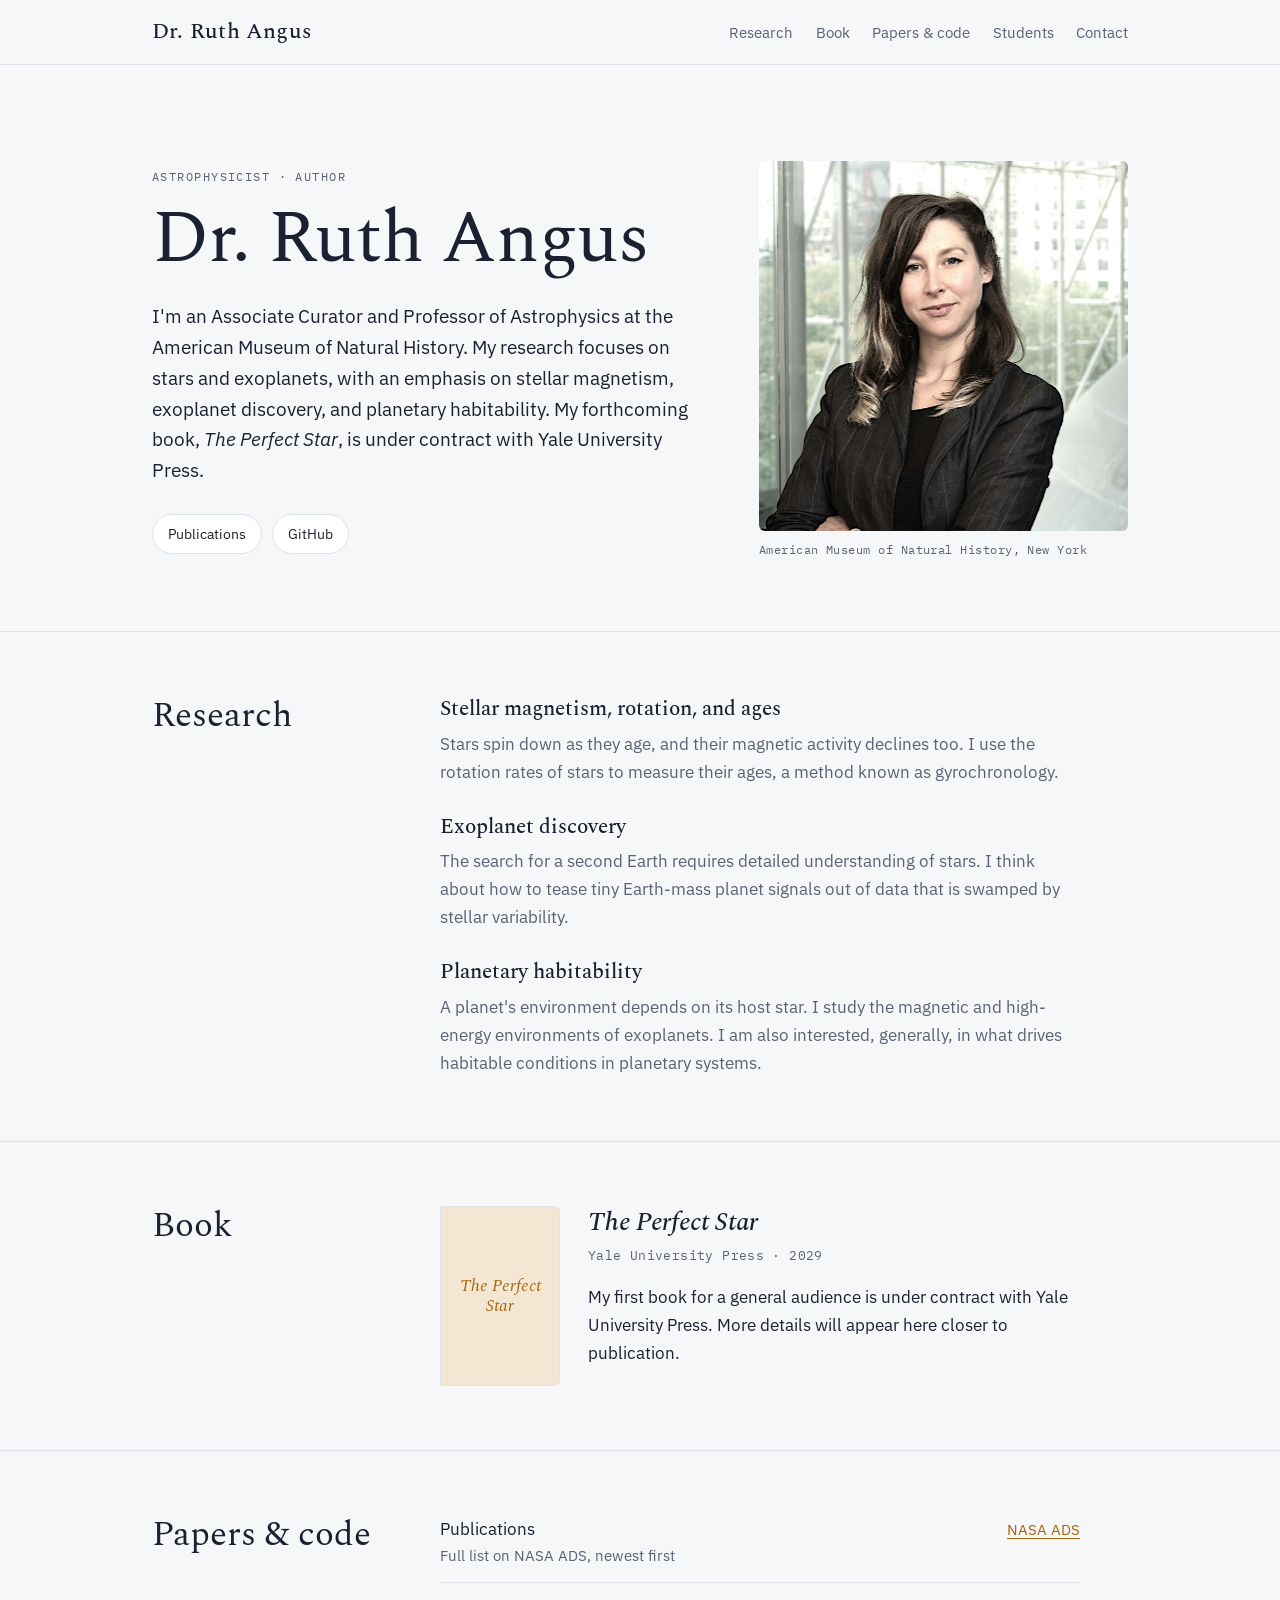
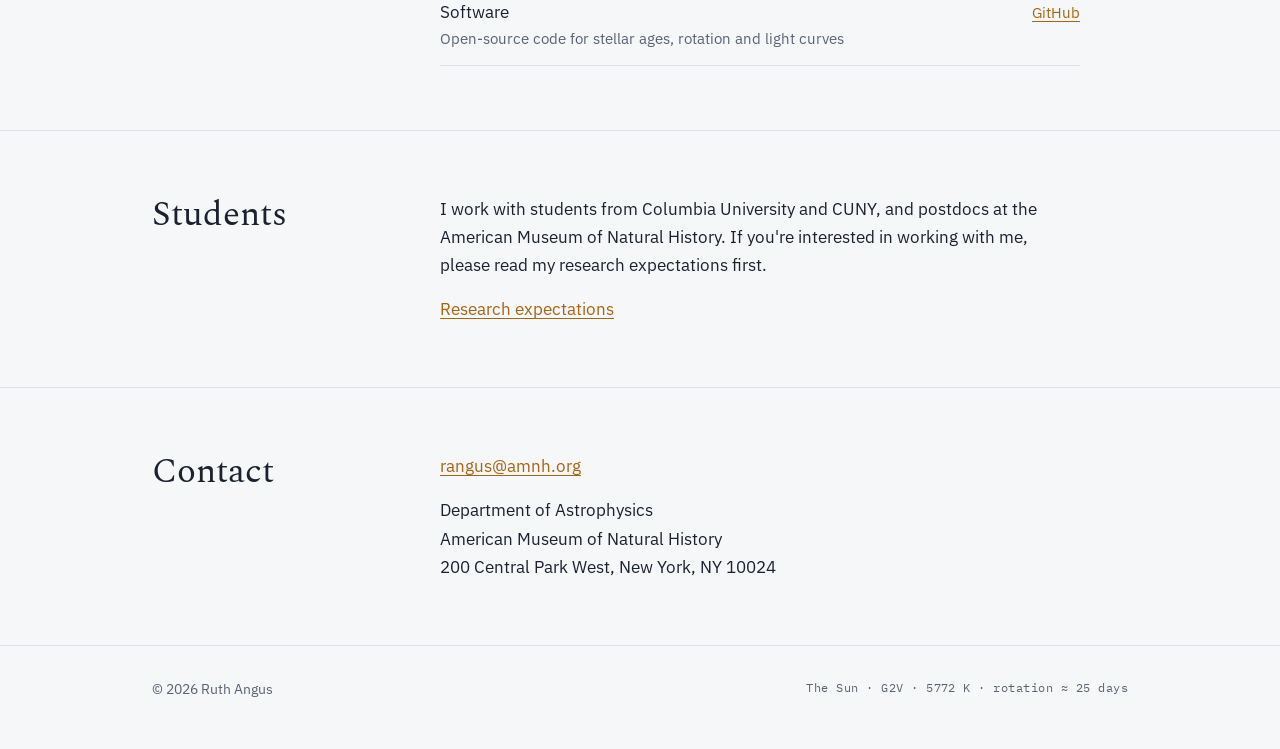
<file: index.html>
<!DOCTYPE html>
<html lang="en">
<head>
<meta charset="utf-8">
<meta name="viewport" content="width=device-width, initial-scale=1, viewport-fit=cover">
<!--PREVIEW-START-->
<title>Dr. Ruth Angus</title>
<meta name="description" content="Ruth Angus is an astrophysicist at the American Museum of Natural History studying stars, exoplanets and planetary habitability, and the author of the forthcoming book The Perfect Star.">
<link rel="preconnect" href="https://fonts.googleapis.com">
<link rel="preconnect" href="https://fonts.gstatic.com" crossorigin>
<link rel="stylesheet" href="https://fonts.googleapis.com/css2?family=Spectral:ital,wght@0,400;0,500;1,400&family=IBM+Plex+Sans:wght@400;500;600&family=IBM+Plex+Mono:wght@400;500&display=swap">
<style>
/* Layout: a quiet single column with a two-up intro (bio + portrait); sections separated by space, labelled with small mono eyebrows. */
:root {
  --bg: #f6f7f9;
  --surface: #ffffff;
  --ink: #1b2130;
  --muted: #5a6274;
  --line: #dde1e8;
  --accent: #a8640f;        /* G-star gold, darkened for contrast on light */
  --accent-soft: #f3e6d2;
  --font-display: "Spectral", Georgia, "Times New Roman", serif;
  --font-body: "IBM Plex Sans", system-ui, -apple-system, "Segoe UI", sans-serif;
  --font-mono: "IBM Plex Mono", ui-monospace, Menlo, Consolas, monospace;
  --measure: 40rem;
  --wide: 66rem;
}
@media (prefers-color-scheme: dark) {
  :root:not([data-theme="light"]) {
    --bg: #11151d; --surface: #181d27; --ink: #e7e9ee; --muted: #9aa2b2;
    --line: #2a3140; --accent: #e7a94a; --accent-soft: #2e2617; color-scheme: dark;
  }
}
:root[data-theme="dark"] {
  --bg: #11151d; --surface: #181d27; --ink: #e7e9ee; --muted: #9aa2b2;
  --line: #2a3140; --accent: #e7a94a; --accent-soft: #2e2617; color-scheme: dark;
}

* { box-sizing: border-box; }
html { scroll-behavior: smooth; }
@media (prefers-reduced-motion: reduce) { html { scroll-behavior: auto; } }
body {
  margin: 0; background: var(--bg); color: var(--ink);
  font-family: var(--font-body); font-size: 1.0625rem; line-height: 1.65;
  -webkit-font-smoothing: antialiased;
}
.wrap { max-width: var(--wide); margin: 0 auto; padding-inline: clamp(1rem, 4vw, 2.5rem); }
a { color: var(--accent); text-underline-offset: 0.18em; text-decoration-thickness: 1px; }
a:hover { text-decoration-thickness: 2px; }
a:focus-visible { outline: 2px solid var(--accent); outline-offset: 3px; border-radius: 2px; }
img { max-width: 100%; display: block; }

/* Header */
.site-header {
  position: sticky; top: env(safe-area-inset-top, 0px); z-index: 10;
  background: color-mix(in srgb, var(--bg) 88%, transparent);
  backdrop-filter: blur(8px); -webkit-backdrop-filter: blur(8px);
  border-bottom: 1px solid var(--line);
}
.site-header .wrap { display: flex; flex-wrap: wrap; align-items: baseline; justify-content: space-between; gap: 0.5rem 2rem; padding-block: 0.9rem; }
.wordmark { font-family: var(--font-display); font-size: 1.35rem; font-weight: 500; color: var(--ink); text-decoration: none; letter-spacing: 0.01em; }
.site-nav { display: flex; flex-wrap: wrap; gap: 0.25rem 1.4rem; font-size: 0.92rem; }
.site-nav a { color: var(--muted); text-decoration: none; }
.site-nav a:hover { color: var(--ink); }

/* Intro */
.intro { display: grid; grid-template-columns: minmax(0, 1.25fr) minmax(0, 0.85fr); gap: clamp(2rem, 5vw, 4.5rem); align-items: center; padding-block: clamp(3rem, 8vw, 6rem) clamp(2.5rem, 6vw, 4.5rem); }
.intro-text { min-width: 0; }
.eyebrow { font-family: var(--font-mono); font-size: 0.75rem; letter-spacing: 0.12em; text-transform: uppercase; color: var(--muted); margin: 0 0 1rem; }
h1 { font-family: var(--font-display); font-weight: 400; font-size: clamp(2.8rem, 7vw, 4.6rem); line-height: 1.02; letter-spacing: -0.015em; margin: 0 0 1.5rem; text-wrap: balance; }
.lede { font-size: 1.2rem; line-height: 1.6; max-width: 34rem; margin: 0 0 1.75rem; }
.links { display: flex; flex-wrap: wrap; gap: 0.6rem; padding: 0; margin: 0; list-style: none; }
.links a { display: inline-block; padding: 0.45rem 0.95rem; border: 1px solid var(--line); border-radius: 999px; font-size: 0.9rem; color: var(--ink); text-decoration: none; background: var(--surface); }
.links a:hover { border-color: var(--accent); color: var(--accent); }
.portrait { margin: 0; }
.portrait img { width: 100%; height: auto; aspect-ratio: 1 / 1; object-fit: cover; object-position: 50% 30%; border-radius: 6px; }
.portrait figcaption { font-family: var(--font-mono); font-size: 0.72rem; color: var(--muted); margin-top: 0.6rem; letter-spacing: 0.04em; }

/* Sections */
section { padding-block: clamp(2.5rem, 6vw, 4rem); border-top: 1px solid var(--line); }
.section-grid { display: grid; grid-template-columns: minmax(0, 14rem) minmax(0, 1fr); gap: 1rem clamp(2rem, 5vw, 4rem); }
h2 { font-family: var(--font-display); font-weight: 400; font-size: clamp(1.7rem, 3.4vw, 2.2rem); line-height: 1.15; margin: 0; text-wrap: balance; }
h3 { font-family: var(--font-display); font-weight: 500; font-size: 1.3rem; line-height: 1.3; margin: 0 0 0.4rem; text-wrap: balance; }
.prose { max-width: var(--measure); min-width: 0; }
.prose p { margin: 0 0 1rem; }
.prose p:last-child { margin-bottom: 0; }

.themes { display: grid; gap: 1.75rem; margin: 0; padding: 0; list-style: none; }
.themes li { min-width: 0; }
.themes p { margin: 0; color: var(--muted); }

/* Book */
.book { display: grid; grid-template-columns: auto minmax(0, 1fr); gap: 1.75rem; align-items: start; }
.book-mark {
  width: 7.5rem; aspect-ratio: 2 / 3; border-radius: 2px 6px 6px 2px;
  background: var(--accent-soft); border: 1px solid var(--line);
  display: grid; place-items: center; text-align: center; padding: 0.75rem;
  font-family: var(--font-display); font-style: italic; font-size: 1.05rem; line-height: 1.2; color: var(--accent);
}
.book h3 { font-style: italic; font-size: 1.6rem; }
.book .meta { font-family: var(--font-mono); font-size: 0.8rem; color: var(--muted); margin: 0 0 1rem; letter-spacing: 0.03em; }

/* Lists of links */
.link-list { list-style: none; margin: 0; padding: 0; display: grid; gap: 0; }
.link-list li { display: grid; grid-template-columns: minmax(0, 1fr) auto; gap: 1rem; align-items: baseline; padding-block: 0.9rem; border-bottom: 1px solid var(--line); }
.link-list li:first-child { padding-top: 0; }
.link-list .what { min-width: 0; }
.link-list .what span { display: block; color: var(--muted); font-size: 0.95rem; }
.link-list a.go { font-size: 0.92rem; white-space: nowrap; }

/* Footer */
.site-footer { border-top: 1px solid var(--line); padding-block: 2rem 3rem; color: var(--muted); font-size: 0.88rem; }
.site-footer .wrap { display: flex; flex-wrap: wrap; justify-content: space-between; gap: 0.75rem 2rem; }
.sun { font-family: var(--font-mono); font-size: 0.75rem; letter-spacing: 0.04em; font-variant-numeric: tabular-nums; }

@media (max-width: 760px) {
  .intro { grid-template-columns: minmax(0, 1fr); }
  .portrait { max-width: 20rem; order: -1; }
  .section-grid { grid-template-columns: minmax(0, 1fr); }
  .book { grid-template-columns: minmax(0, 1fr); }
}
</style>
<!--PREVIEW-HEAD-END-->
</head>
<body>
<!--PREVIEW-BODY-START-->
<header class="site-header">
  <div class="wrap">
    <a class="wordmark" href="#top">Dr. Ruth Angus</a>
    <nav class="site-nav" aria-label="Sections">
      <a href="#research">Research</a>
      <a href="#book">Book</a>
      <a href="#papers">Papers &amp; code</a>
      <a href="#students">Students</a>
      <a href="#contact">Contact</a>
    </nav>
  </div>
</header>

<main id="top">
  <div class="wrap">
    <div class="intro">
      <div class="intro-text">
        <p class="eyebrow">Astrophysicist &middot; Author</p>
        <h1>Dr. Ruth Angus</h1>
        <p class="lede">I'm an Associate Curator and Professor of Astrophysics at the American Museum of Natural History. My research focuses on stars and exoplanets, with an emphasis on stellar magnetism, exoplanet discovery, and planetary habitability. My forthcoming book, <em>The Perfect Star</em>, is under contract with Yale University Press.</p>
        <ul class="links">
          <li><a href="https://ui.adsabs.harvard.edu/search/q=author%3A%22Angus%2C%20Ruth%22&amp;sort=date%20desc">Publications</a></li>
          <li><a href="https://github.com/RuthAngus">GitHub</a></li>
        </ul>
      </div>
      <figure class="portrait">
        <img src="images/headshot-square.jpg" alt="Ruth Angus at the American Museum of Natural History" width="739" height="739">
        <figcaption>American Museum of Natural History, New York</figcaption>
      </figure>
    </div>
  </div>

  <section id="research">
    <div class="wrap section-grid">
      <h2>Research</h2>
      <ul class="themes prose">
        <li>
          <h3>Stellar magnetism, rotation, and ages</h3>
          <p>Stars spin down as they age, and their magnetic activity declines too. I use the rotation rates of stars to measure their ages, a method known as gyrochronology.</p>
        </li>
        <li>
          <h3>Exoplanet discovery</h3>
          <p>The search for a second Earth requires detailed understanding of stars. I think about how to tease tiny Earth-mass planet signals out of data that is swamped by stellar variability.</p>
        </li>
        <li>
          <h3>Planetary habitability</h3>
          <p>A planet's environment depends on its host star. I study the magnetic and high-energy environments of exoplanets. I am also interested, generally, in what drives habitable conditions in planetary systems.</p>
        </li>
      </ul>
    </div>
  </section>

  <section id="book">
    <div class="wrap section-grid">
      <h2>Book</h2>
      <div class="book prose">
        <div class="book-mark" aria-hidden="true">The Perfect Star</div>
        <div>
          <h3>The Perfect Star</h3>
          <p class="meta">Yale University Press &middot; 2029</p>
          <p>My first book for a general audience is under contract with Yale University Press. More details will appear here closer to publication.</p>
        </div>
      </div>
    </div>
  </section>

  <section id="papers">
    <div class="wrap section-grid">
      <h2>Papers &amp; code</h2>
      <ul class="link-list prose">
        <li><div class="what">Publications<span>Full list on NASA ADS, newest first</span></div><a class="go" href="https://ui.adsabs.harvard.edu/search/q=author%3A%22Angus%2C%20Ruth%22&amp;sort=date%20desc">NASA ADS</a></li>
        <li><div class="what">Software<span>Open-source code for stellar ages, rotation and light curves</span></div><a class="go" href="https://github.com/RuthAngus">GitHub</a></li>
      </ul>
    </div>
  </section>

  <section id="students">
    <div class="wrap section-grid">
      <h2>Students</h2>
      <div class="prose">
        <p>I work with students from Columbia University and CUNY, and postdocs at the American Museum of Natural History. If you're interested in working with me, please read my research expectations first.</p>
        <p><a href="https://docs.google.com/document/d/1CtSC-eav7T35RaNAvoTqOEChya4DTy-QTtzfuiusc4g/edit?usp=sharing">Research expectations</a></p>
      </div>
    </div>
  </section>

  <section id="contact">
    <div class="wrap section-grid">
      <h2>Contact</h2>
      <div class="prose">
        <p><a href="mailto:rangus@amnh.org">rangus@amnh.org</a></p>
        <p>Department of Astrophysics<br>American Museum of Natural History<br>200 Central Park West, New York, NY 10024</p>
      </div>
    </div>
  </section>
</main>

<footer class="site-footer">
  <div class="wrap">
    <span>&copy; 2026 Ruth Angus</span>
    <span class="sun">The Sun &middot; G2V &middot; 5772 K &middot; rotation &asymp; 25 days</span>
  </div>
</footer>
<!--PREVIEW-BODY-END-->
</body>
</html>
</file>
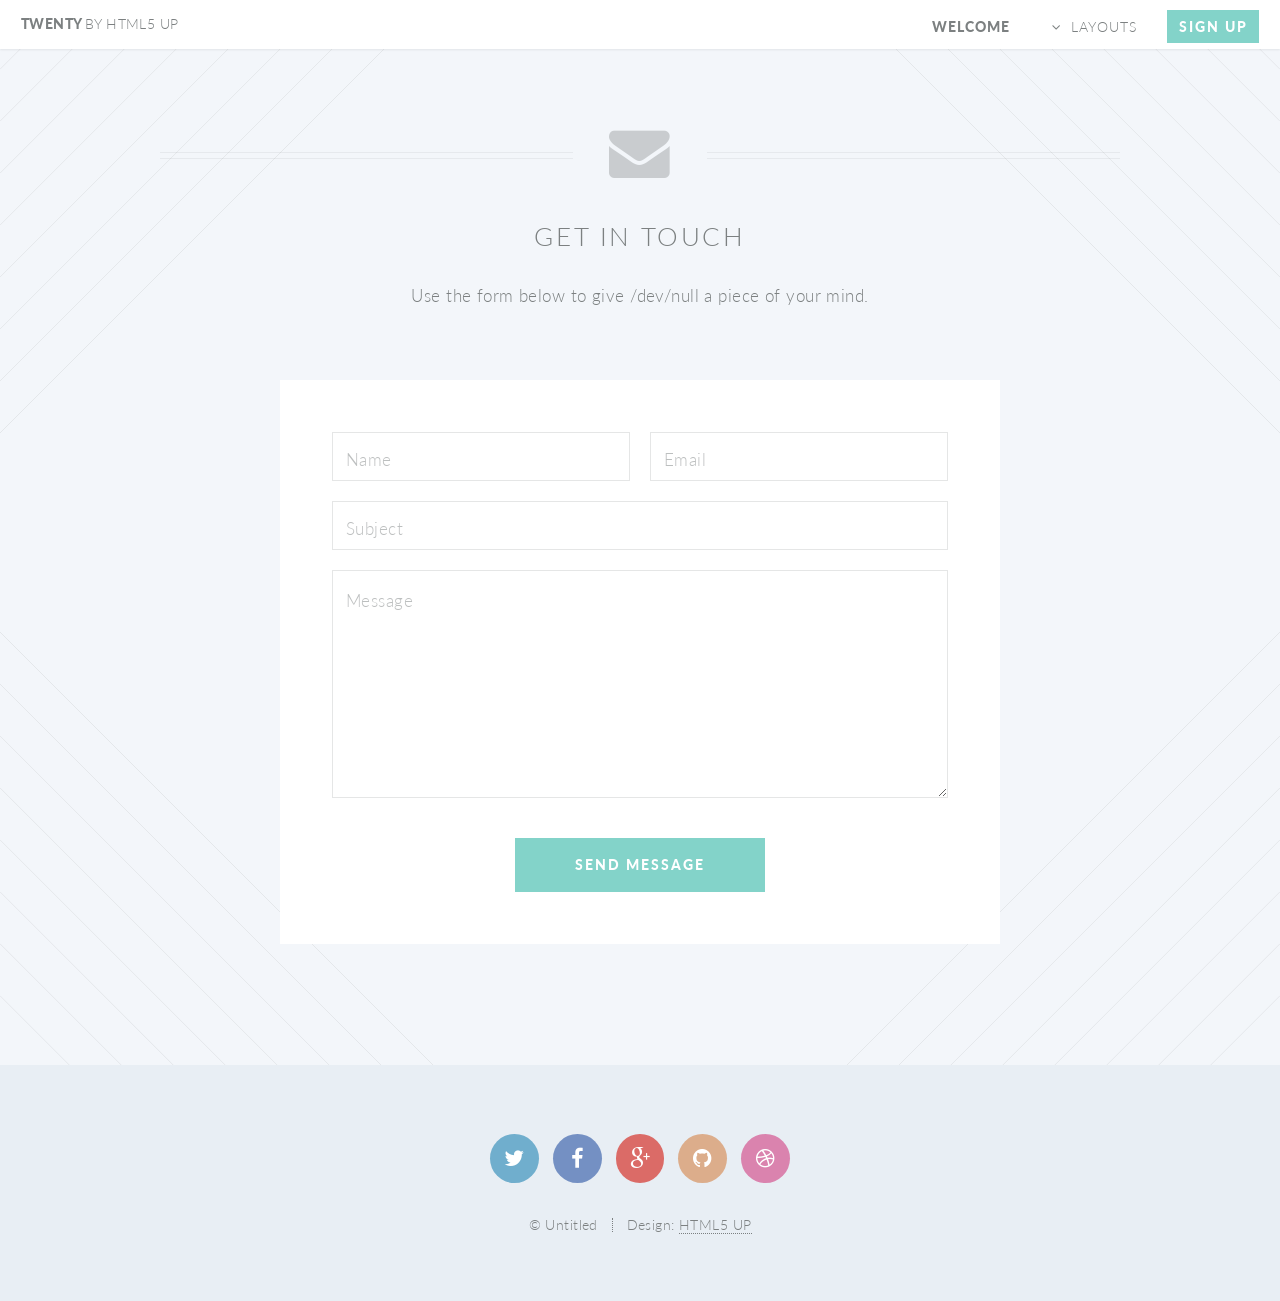
<file: contact.html>
<!DOCTYPE HTML>
<!--
	Twenty by HTML5 UP
	html5up.net | @n33co
	Free for personal and commercial use under the CCA 3.0 license (html5up.net/license)
-->
<html>
	<head>
		<title>Contact - Twenty by HTML5 UP</title>
		<meta charset="utf-8" />
		<meta name="viewport" content="width=device-width, initial-scale=1" />
		<!--[if lte IE 8]><script src="assets/js/ie/html5shiv.js"></script><![endif]-->
		<link rel="stylesheet" href="assets/css/main.css" />
		<!--[if lte IE 8]><link rel="stylesheet" href="assets/css/ie8.css" /><![endif]-->
		<!--[if lte IE 9]><link rel="stylesheet" href="assets/css/ie9.css" /><![endif]-->
	</head>
	<body class="contact">
		<div id="page-wrapper">

			<!-- Header -->
				<header id="header">
					<h1 id="logo"><a href="index.html">Twenty <span>by HTML5 UP</span></a></h1>
					<nav id="nav">
						<ul>
							<li class="current"><a href="index.html">Welcome</a></li>
							<li class="submenu">
								<a href="#">Layouts</a>
								<ul>
									<li><a href="left-sidebar.html">Left Sidebar</a></li>
									<li><a href="right-sidebar.html">Right Sidebar</a></li>
									<li><a href="no-sidebar.html">No Sidebar</a></li>
									<li><a href="contact.html">Contact</a></li>
									<li class="submenu">
										<a href="#">Submenu</a>
										<ul>
											<li><a href="#">Dolore Sed</a></li>
											<li><a href="#">Consequat</a></li>
											<li><a href="#">Lorem Magna</a></li>
											<li><a href="#">Sed Magna</a></li>
											<li><a href="#">Ipsum Nisl</a></li>
										</ul>
									</li>
								</ul>
							</li>
							<li><a href="#" class="button special">Sign Up</a></li>
						</ul>
					</nav>
				</header>

			<!-- Main -->
				<article id="main">

					<header class="special container">
						<span class="icon fa-envelope"></span>
						<h2>Get In Touch</h2>
						<p>Use the form below to give /dev/null a piece of your mind.</p>
					</header>

					<!-- One -->
						<section class="wrapper style4 special container 75%">

							<!-- Content -->
								<div class="content">
									<form>
										<div class="row 50%">
											<div class="6u 12u(mobile)">
												<input type="text" name="name" placeholder="Name" />
											</div>
											<div class="6u 12u(mobile)">
												<input type="text" name="email" placeholder="Email" />
											</div>
										</div>
										<div class="row 50%">
											<div class="12u">
												<input type="text" name="subject" placeholder="Subject" />
											</div>
										</div>
										<div class="row 50%">
											<div class="12u">
												<textarea name="message" placeholder="Message" rows="7"></textarea>
											</div>
										</div>
										<div class="row">
											<div class="12u">
												<ul class="buttons">
													<li><input type="submit" class="special" value="Send Message" /></li>
												</ul>
											</div>
										</div>
									</form>
								</div>

						</section>

				</article>

			<!-- Footer -->
				<footer id="footer">

					<ul class="icons">
						<li><a href="#" class="icon circle fa-twitter"><span class="label">Twitter</span></a></li>
						<li><a href="#" class="icon circle fa-facebook"><span class="label">Facebook</span></a></li>
						<li><a href="#" class="icon circle fa-google-plus"><span class="label">Google+</span></a></li>
						<li><a href="#" class="icon circle fa-github"><span class="label">Github</span></a></li>
						<li><a href="#" class="icon circle fa-dribbble"><span class="label">Dribbble</span></a></li>
					</ul>

					<ul class="copyright">
						<li>&copy; Untitled</li><li>Design: <a href="http://html5up.net">HTML5 UP</a></li>
					</ul>

				</footer>

		</div>

		<!-- Scripts -->
			<script src="assets/js/jquery.min.js"></script>
			<script src="assets/js/jquery.dropotron.min.js"></script>
			<script src="assets/js/jquery.scrolly.min.js"></script>
			<script src="assets/js/jquery.scrollgress.min.js"></script>
			<script src="assets/js/skel.min.js"></script>
			<script src="assets/js/util.js"></script>
			<!--[if lte IE 8]><script src="assets/js/ie/respond.min.js"></script><![endif]-->
			<script src="assets/js/main.js"></script>

	</body>
</html>
</file>
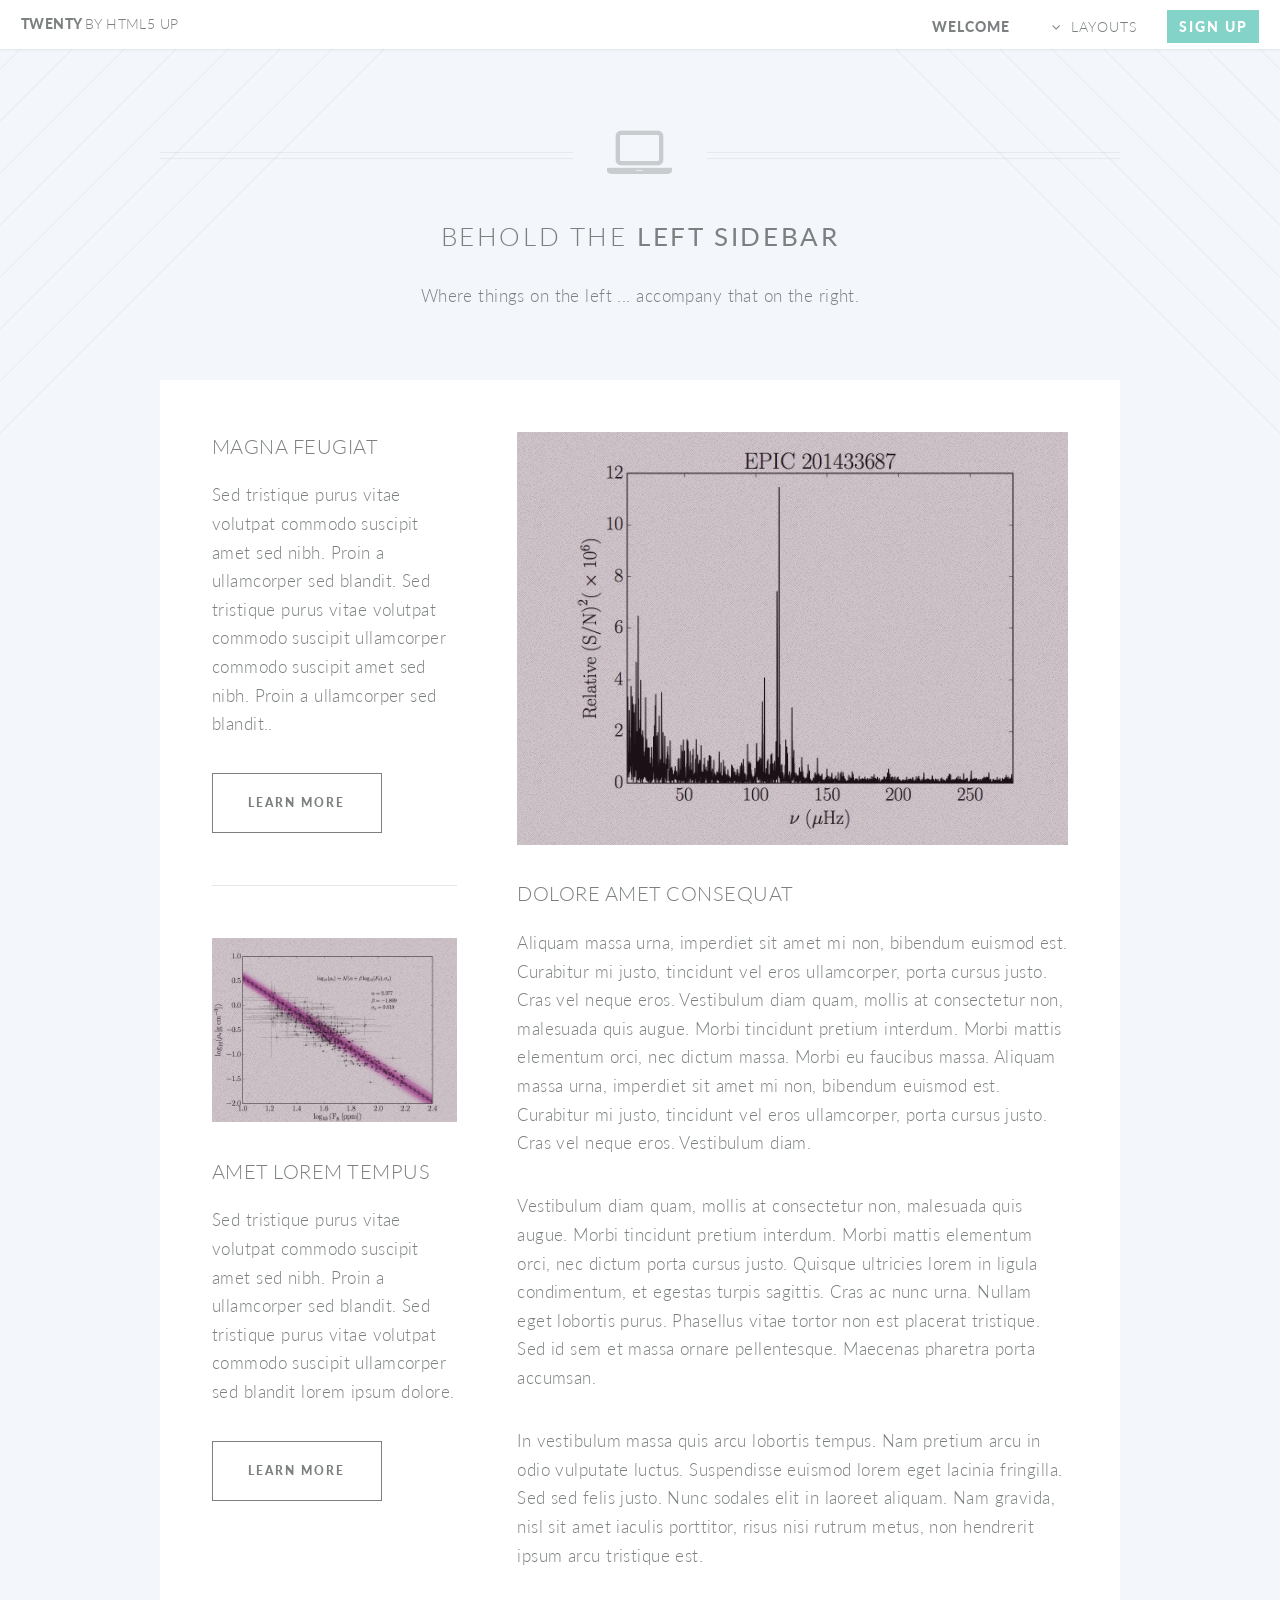
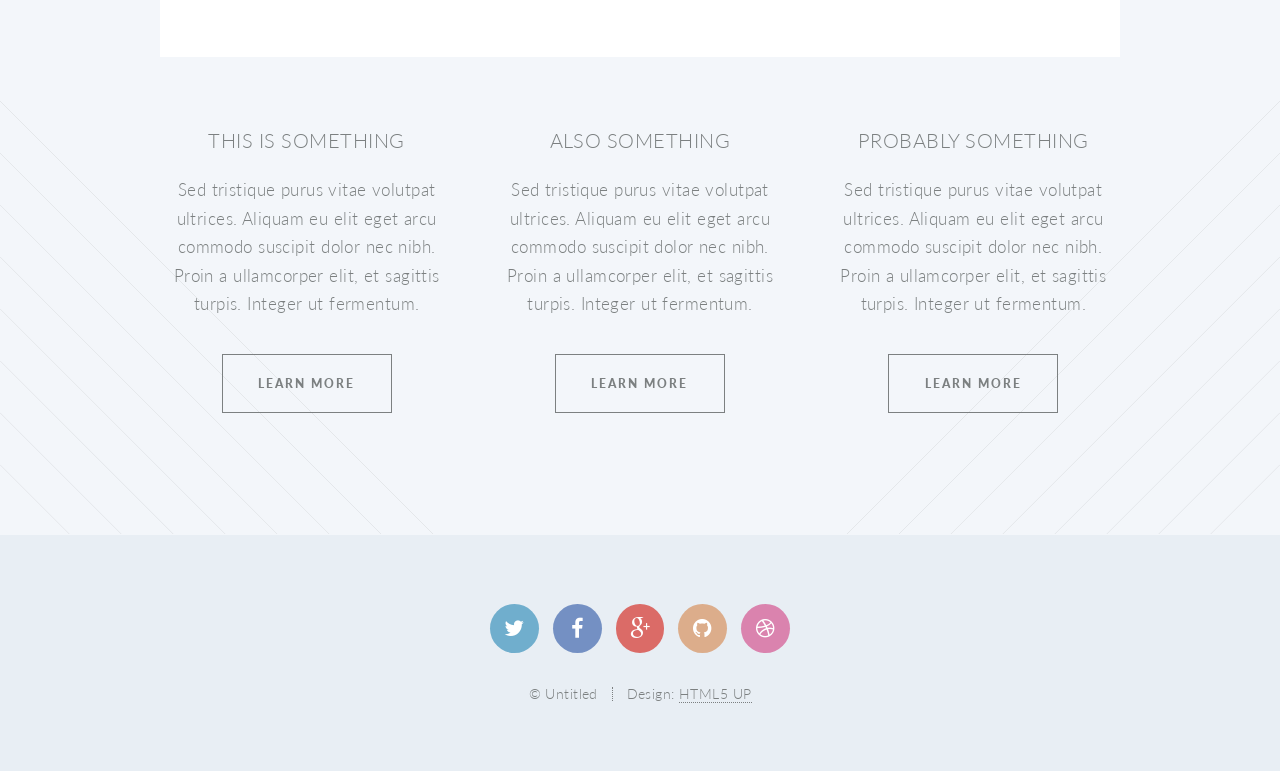
<file: left-sidebar.html>
<!DOCTYPE HTML>
<!--
	Twenty by HTML5 UP
	html5up.net | @n33co
	Free for personal and commercial use under the CCA 3.0 license (html5up.net/license)
-->
<html>
	<head>
		<title>Left Sidebar - Twenty by HTML5 UP</title>
		<meta charset="utf-8" />
		<meta name="viewport" content="width=device-width, initial-scale=1" />
		<!--[if lte IE 8]><script src="assets/js/ie/html5shiv.js"></script><![endif]-->
		<link rel="stylesheet" href="assets/css/main.css" />
		<!--[if lte IE 8]><link rel="stylesheet" href="assets/css/ie8.css" /><![endif]-->
		<!--[if lte IE 9]><link rel="stylesheet" href="assets/css/ie9.css" /><![endif]-->
	</head>
	<body class="left-sidebar">
		<div id="page-wrapper">

			<!-- Header -->
				<header id="header">
					<h1 id="logo"><a href="index.html">Twenty <span>by HTML5 UP</span></a></h1>
					<nav id="nav">
						<ul>
							<li class="current"><a href="index.html">Welcome</a></li>
							<li class="submenu">
								<a href="#">Layouts</a>
								<ul>
									<li><a href="left-sidebar.html">Left Sidebar</a></li>
									<li><a href="right-sidebar.html">Right Sidebar</a></li>
									<li><a href="no-sidebar.html">No Sidebar</a></li>
									<li><a href="contact.html">Contact</a></li>
									<li class="submenu">
										<a href="#">Submenu</a>
										<ul>
											<li><a href="#">Dolore Sed</a></li>
											<li><a href="#">Consequat</a></li>
											<li><a href="#">Lorem Magna</a></li>
											<li><a href="#">Sed Magna</a></li>
											<li><a href="#">Ipsum Nisl</a></li>
										</ul>
									</li>
								</ul>
							</li>
							<li><a href="#" class="button special">Sign Up</a></li>
						</ul>
					</nav>
				</header>

			<!-- Main -->
				<article id="main">

					<header class="special container">
						<span class="icon fa-laptop"></span>
						<h2>Behold the <strong>Left Sidebar</strong></h2>
						<p>Where things on the left ... accompany that on the right.</p>
					</header>

					<!-- One -->
						<section class="wrapper style4 container">

							<div class="row 150%">
								<div class="4u 12u(narrower)">

									<!-- Sidebar -->
										<div class="sidebar">
											<section>
												<header>
													<h3>Magna Feugiat</h3>
												</header>
												<p>Sed tristique purus vitae volutpat commodo suscipit amet sed nibh. Proin a ullamcorper sed blandit. Sed tristique purus vitae volutpat commodo suscipit ullamcorper commodo suscipit amet sed nibh. Proin a ullamcorper sed blandit..</p>
												<footer>
													<ul class="buttons">
														<li><a href="#" class="button small">Learn More</a></li>
													</ul>
												</footer>
											</section>

											<section>
												<a href="#" class="image featured"><img src="images/pic03.jpg" alt="" /></a>
												<header>
													<h3>Amet Lorem Tempus</h3>
												</header>
												<p>Sed tristique purus vitae volutpat commodo suscipit amet sed nibh. Proin a ullamcorper sed blandit. Sed tristique purus vitae volutpat commodo suscipit ullamcorper sed blandit lorem ipsum dolore.</p>
												<footer>
													<ul class="buttons">
														<li><a href="#" class="button small">Learn More</a></li>
													</ul>
												</footer>
											</section>
										</div>

								</div>
								<div class="8u 12u(narrower) important(narrower)">

									<!-- Content -->
										<div class="content">
											<section>
												<a href="#" class="image featured"><img src="images/pic02.jpg" alt="" /></a>
												<header>
													<h3>Dolore Amet Consequat</h3>
												</header>
												<p>Aliquam massa urna, imperdiet sit amet mi non, bibendum euismod est. Curabitur mi justo, tincidunt vel eros ullamcorper, porta cursus justo. Cras vel neque eros. Vestibulum diam quam, mollis at consectetur non, malesuada quis augue. Morbi tincidunt pretium interdum. Morbi mattis elementum orci, nec dictum massa. Morbi eu faucibus massa. Aliquam massa urna, imperdiet sit amet mi non, bibendum euismod est. Curabitur mi justo, tincidunt vel eros ullamcorper, porta cursus justo. Cras vel neque eros. Vestibulum diam.</p>
												<p>Vestibulum diam quam, mollis at consectetur non, malesuada quis augue. Morbi tincidunt pretium interdum. Morbi mattis elementum orci, nec dictum porta cursus justo. Quisque ultricies lorem in ligula condimentum, et egestas turpis sagittis. Cras ac nunc urna. Nullam eget lobortis purus. Phasellus vitae tortor non est placerat tristique. Sed id sem et massa ornare pellentesque. Maecenas pharetra porta accumsan. </p>
												<p>In vestibulum massa quis arcu lobortis tempus. Nam pretium arcu in odio vulputate luctus. Suspendisse euismod lorem eget lacinia fringilla. Sed sed felis justo. Nunc sodales elit in laoreet aliquam. Nam gravida, nisl sit amet iaculis porttitor, risus nisi rutrum metus, non hendrerit ipsum arcu tristique est.</p>
											</section>
										</div>

								</div>
							</div>
						</section>

					<!-- Two -->
						<section class="wrapper style1 container special">
							<div class="row">
								<div class="4u 12u(narrower)">

									<section>
										<header>
											<h3>This is Something</h3>
										</header>
										<p>Sed tristique purus vitae volutpat ultrices. Aliquam eu elit eget arcu commodo suscipit dolor nec nibh. Proin a ullamcorper elit, et sagittis turpis. Integer ut fermentum.</p>
										<footer>
											<ul class="buttons">
												<li><a href="#" class="button small">Learn More</a></li>
											</ul>
										</footer>
									</section>

								</div>
								<div class="4u 12u(narrower)">

									<section>
										<header>
											<h3>Also Something</h3>
										</header>
										<p>Sed tristique purus vitae volutpat ultrices. Aliquam eu elit eget arcu commodo suscipit dolor nec nibh. Proin a ullamcorper elit, et sagittis turpis. Integer ut fermentum.</p>
										<footer>
											<ul class="buttons">
												<li><a href="#" class="button small">Learn More</a></li>
											</ul>
										</footer>
									</section>

								</div>
								<div class="4u 12u(narrower)">

									<section>
										<header>
											<h3>Probably Something</h3>
										</header>
										<p>Sed tristique purus vitae volutpat ultrices. Aliquam eu elit eget arcu commodo suscipit dolor nec nibh. Proin a ullamcorper elit, et sagittis turpis. Integer ut fermentum.</p>
										<footer>
											<ul class="buttons">
												<li><a href="#" class="button small">Learn More</a></li>
											</ul>
										</footer>
									</section>

								</div>
							</div>
						</section>

				</article>

			<!-- Footer -->
				<footer id="footer">

					<ul class="icons">
						<li><a href="#" class="icon circle fa-twitter"><span class="label">Twitter</span></a></li>
						<li><a href="#" class="icon circle fa-facebook"><span class="label">Facebook</span></a></li>
						<li><a href="#" class="icon circle fa-google-plus"><span class="label">Google+</span></a></li>
						<li><a href="#" class="icon circle fa-github"><span class="label">Github</span></a></li>
						<li><a href="#" class="icon circle fa-dribbble"><span class="label">Dribbble</span></a></li>
					</ul>

					<ul class="copyright">
						<li>&copy; Untitled</li><li>Design: <a href="http://html5up.net">HTML5 UP</a></li>
					</ul>

				</footer>

		</div>

		<!-- Scripts -->
			<script src="assets/js/jquery.min.js"></script>
			<script src="assets/js/jquery.dropotron.min.js"></script>
			<script src="assets/js/jquery.scrolly.min.js"></script>
			<script src="assets/js/jquery.scrollgress.min.js"></script>
			<script src="assets/js/skel.min.js"></script>
			<script src="assets/js/util.js"></script>
			<!--[if lte IE 8]><script src="assets/js/ie/respond.min.js"></script><![endif]-->
			<script src="assets/js/main.js"></script>

	</body>
</html>
</file>
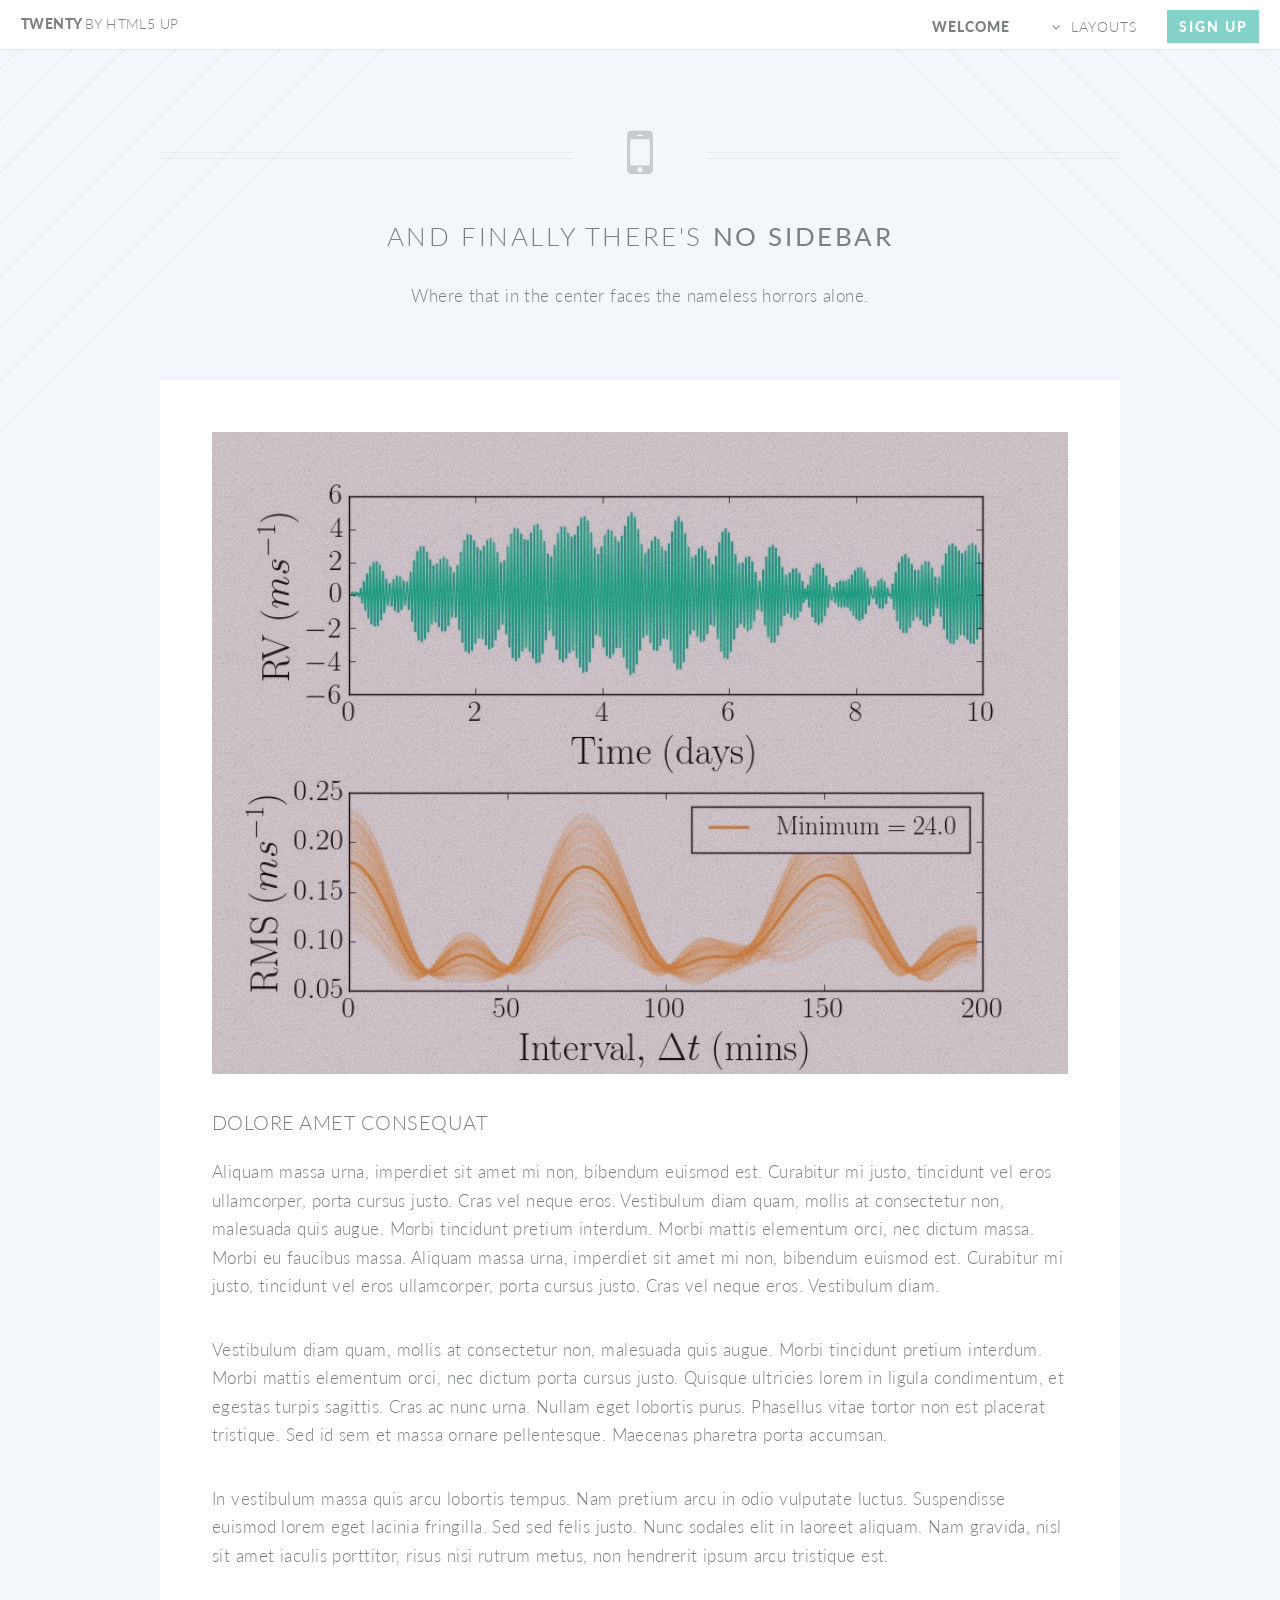
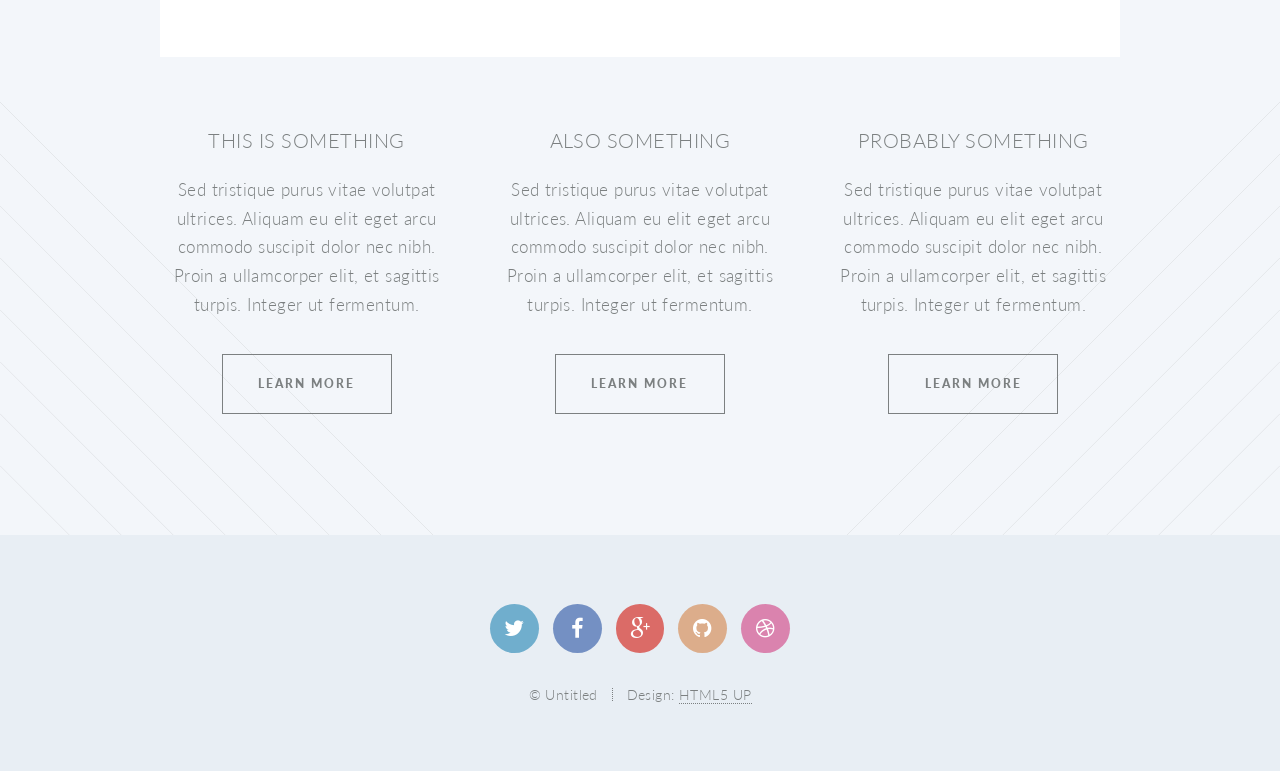
<file: no-sidebar.html>
<!DOCTYPE HTML>
<!--
	Twenty by HTML5 UP
	html5up.net | @n33co
	Free for personal and commercial use under the CCA 3.0 license (html5up.net/license)
-->
<html>
	<head>
		<title>No Sidebar - Twenty by HTML5 UP</title>
		<meta charset="utf-8" />
		<meta name="viewport" content="width=device-width, initial-scale=1" />
		<!--[if lte IE 8]><script src="assets/js/ie/html5shiv.js"></script><![endif]-->
		<link rel="stylesheet" href="assets/css/main.css" />
		<!--[if lte IE 8]><link rel="stylesheet" href="assets/css/ie8.css" /><![endif]-->
		<!--[if lte IE 9]><link rel="stylesheet" href="assets/css/ie9.css" /><![endif]-->
	</head>
	<body class="no-sidebar">
		<div id="page-wrapper">

			<!-- Header -->
				<header id="header">
					<h1 id="logo"><a href="index.html">Twenty <span>by HTML5 UP</span></a></h1>
					<nav id="nav">
						<ul>
							<li class="current"><a href="index.html">Welcome</a></li>
							<li class="submenu">
								<a href="#">Layouts</a>
								<ul>
									<li><a href="left-sidebar.html">Left Sidebar</a></li>
									<li><a href="right-sidebar.html">Right Sidebar</a></li>
									<li><a href="no-sidebar.html">No Sidebar</a></li>
									<li><a href="contact.html">Contact</a></li>
									<li class="submenu">
										<a href="#">Submenu</a>
										<ul>
											<li><a href="#">Dolore Sed</a></li>
											<li><a href="#">Consequat</a></li>
											<li><a href="#">Lorem Magna</a></li>
											<li><a href="#">Sed Magna</a></li>
											<li><a href="#">Ipsum Nisl</a></li>
										</ul>
									</li>
								</ul>
							</li>
							<li><a href="#" class="button special">Sign Up</a></li>
						</ul>
					</nav>
				</header>

			<!-- Main -->
				<article id="main">

					<header class="special container">
						<span class="icon fa-mobile"></span>
						<h2>And finally there's <strong>No Sidebar</strong></h2>
						<p>Where that in the center faces the nameless horrors alone.</p>
					</header>

					<!-- One -->
						<section class="wrapper style4 container">

							<!-- Content -->
								<div class="content">
									<section>
										<a href="#" class="image featured"><img src="images/pic04.jpg" alt="" /></a>
										<header>
											<h3>Dolore Amet Consequat</h3>
										</header>
										<p>Aliquam massa urna, imperdiet sit amet mi non, bibendum euismod est. Curabitur mi justo, tincidunt vel eros ullamcorper, porta cursus justo. Cras vel neque eros. Vestibulum diam quam, mollis at consectetur non, malesuada quis augue. Morbi tincidunt pretium interdum. Morbi mattis elementum orci, nec dictum massa. Morbi eu faucibus massa. Aliquam massa urna, imperdiet sit amet mi non, bibendum euismod est. Curabitur mi justo, tincidunt vel eros ullamcorper, porta cursus justo. Cras vel neque eros. Vestibulum diam.</p>
										<p>Vestibulum diam quam, mollis at consectetur non, malesuada quis augue. Morbi tincidunt pretium interdum. Morbi mattis elementum orci, nec dictum porta cursus justo. Quisque ultricies lorem in ligula condimentum, et egestas turpis sagittis. Cras ac nunc urna. Nullam eget lobortis purus. Phasellus vitae tortor non est placerat tristique. Sed id sem et massa ornare pellentesque. Maecenas pharetra porta accumsan. </p>
										<p>In vestibulum massa quis arcu lobortis tempus. Nam pretium arcu in odio vulputate luctus. Suspendisse euismod lorem eget lacinia fringilla. Sed sed felis justo. Nunc sodales elit in laoreet aliquam. Nam gravida, nisl sit amet iaculis porttitor, risus nisi rutrum metus, non hendrerit ipsum arcu tristique est.</p>
									</section>
								</div>

						</section>

					<!-- Two -->
						<section class="wrapper style1 container special">
							<div class="row">
								<div class="4u 12u(narrower)">

									<section>
										<header>
											<h3>This is Something</h3>
										</header>
										<p>Sed tristique purus vitae volutpat ultrices. Aliquam eu elit eget arcu commodo suscipit dolor nec nibh. Proin a ullamcorper elit, et sagittis turpis. Integer ut fermentum.</p>
										<footer>
											<ul class="buttons">
												<li><a href="#" class="button small">Learn More</a></li>
											</ul>
										</footer>
									</section>

								</div>
								<div class="4u 12u(narrower)">

									<section>
										<header>
											<h3>Also Something</h3>
										</header>
										<p>Sed tristique purus vitae volutpat ultrices. Aliquam eu elit eget arcu commodo suscipit dolor nec nibh. Proin a ullamcorper elit, et sagittis turpis. Integer ut fermentum.</p>
										<footer>
											<ul class="buttons">
												<li><a href="#" class="button small">Learn More</a></li>
											</ul>
										</footer>
									</section>

								</div>
								<div class="4u 12u(narrower)">

									<section>
										<header>
											<h3>Probably Something</h3>
										</header>
										<p>Sed tristique purus vitae volutpat ultrices. Aliquam eu elit eget arcu commodo suscipit dolor nec nibh. Proin a ullamcorper elit, et sagittis turpis. Integer ut fermentum.</p>
										<footer>
											<ul class="buttons">
												<li><a href="#" class="button small">Learn More</a></li>
											</ul>
										</footer>
									</section>

								</div>
							</div>
						</section>

				</article>

			<!-- Footer -->
				<footer id="footer">

					<ul class="icons">
						<li><a href="#" class="icon circle fa-twitter"><span class="label">Twitter</span></a></li>
						<li><a href="#" class="icon circle fa-facebook"><span class="label">Facebook</span></a></li>
						<li><a href="#" class="icon circle fa-google-plus"><span class="label">Google+</span></a></li>
						<li><a href="#" class="icon circle fa-github"><span class="label">Github</span></a></li>
						<li><a href="#" class="icon circle fa-dribbble"><span class="label">Dribbble</span></a></li>
					</ul>

					<ul class="copyright">
						<li>&copy; Untitled</li><li>Design: <a href="http://html5up.net">HTML5 UP</a></li>
					</ul>

				</footer>

		</div>

		<!-- Scripts -->
			<script src="assets/js/jquery.min.js"></script>
			<script src="assets/js/jquery.dropotron.min.js"></script>
			<script src="assets/js/jquery.scrolly.min.js"></script>
			<script src="assets/js/jquery.scrollgress.min.js"></script>
			<script src="assets/js/skel.min.js"></script>
			<script src="assets/js/util.js"></script>
			<!--[if lte IE 8]><script src="assets/js/ie/respond.min.js"></script><![endif]-->
			<script src="assets/js/main.js"></script>

	</body>
</html>
</file>
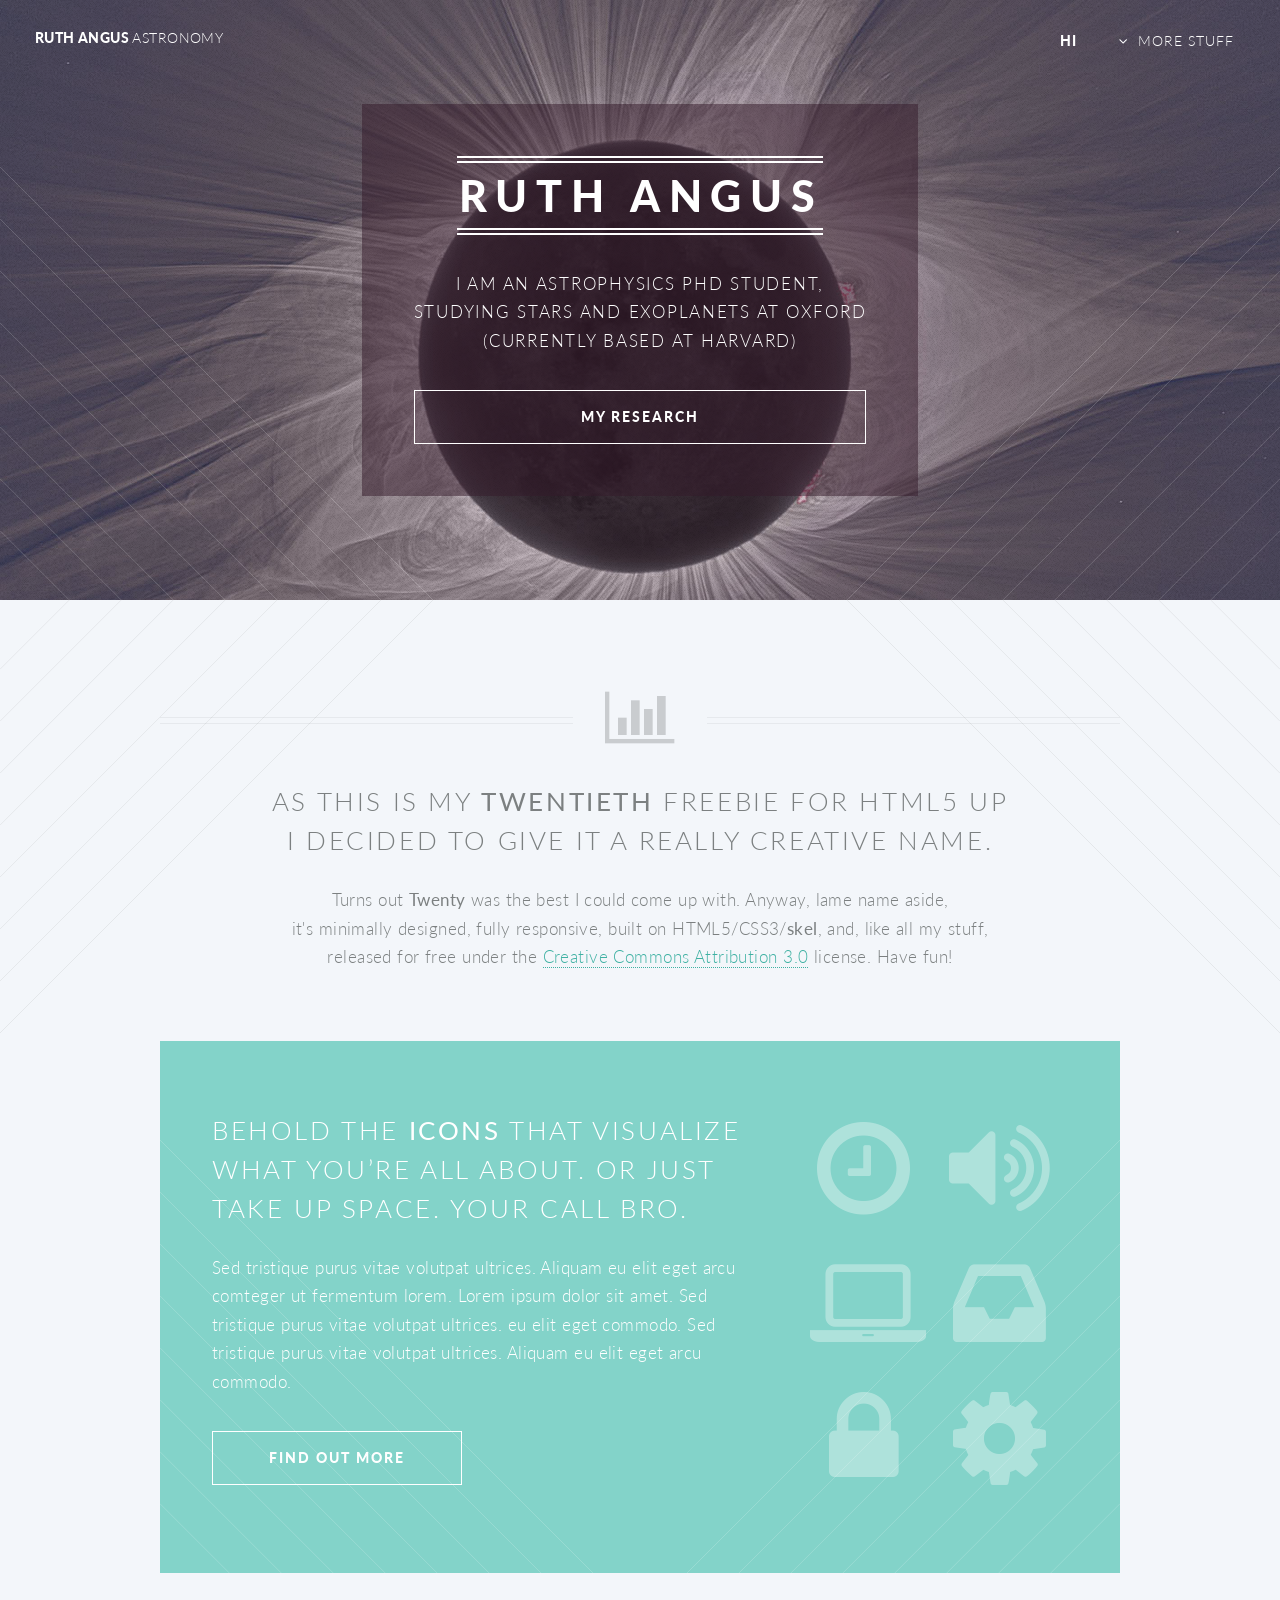
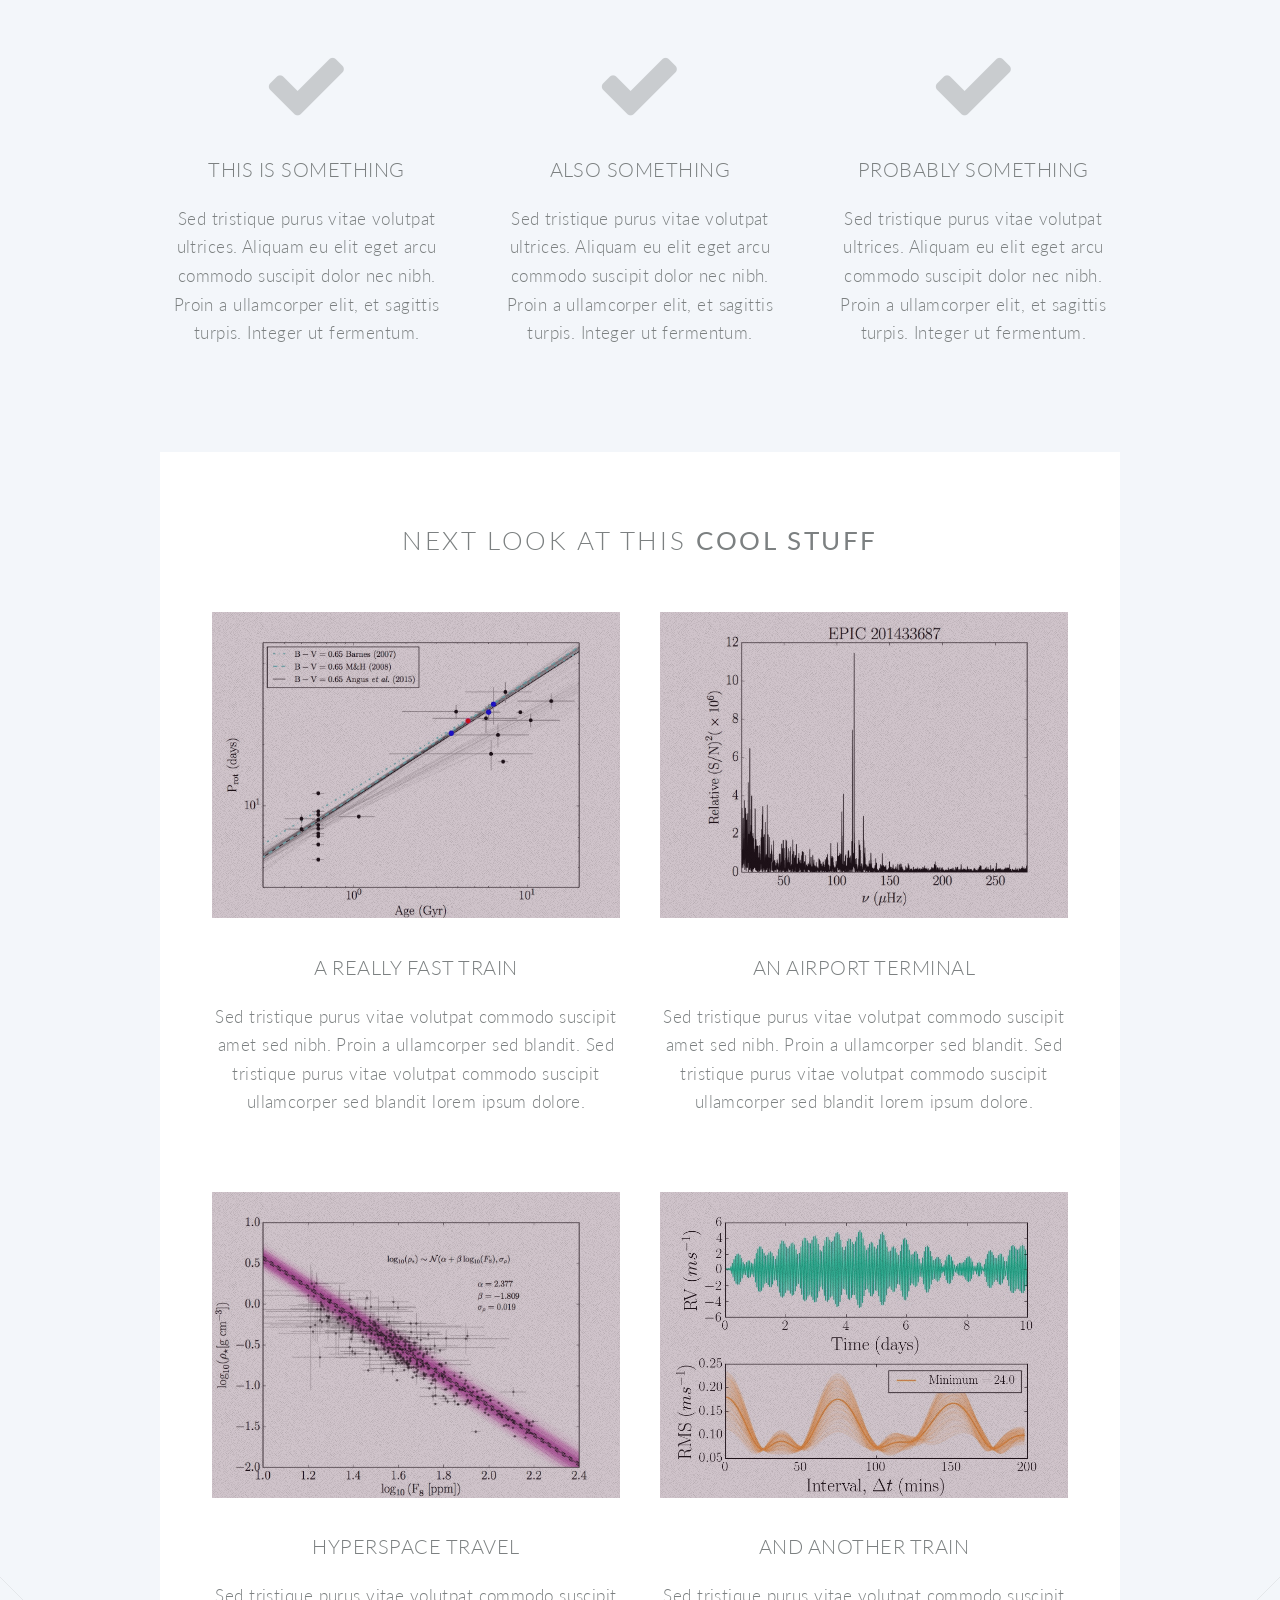
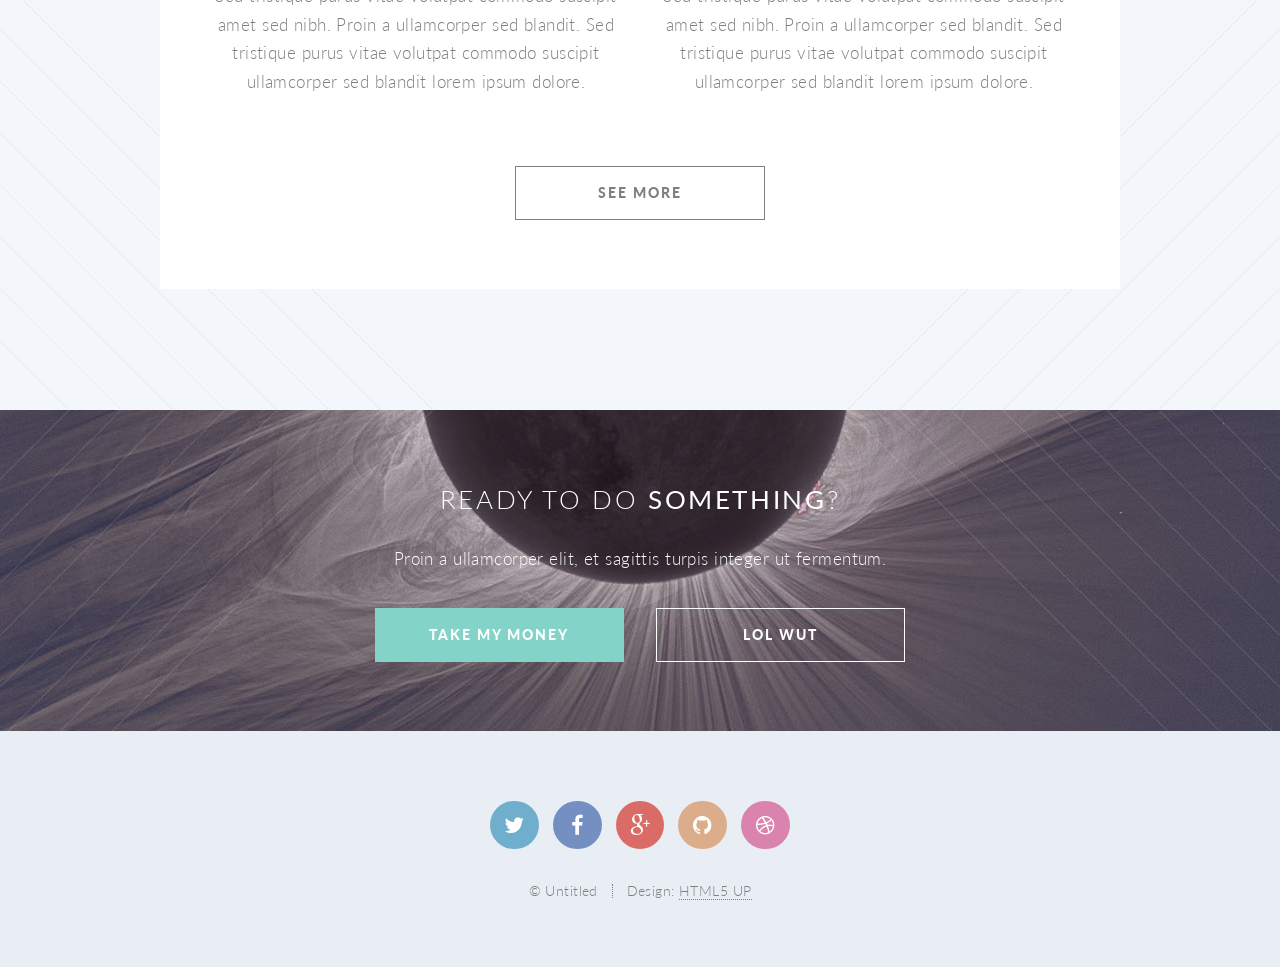
<file: old_index.html>
<!DOCTYPE HTML>
<!--
	Twenty by HTML5 UP
	html5up.net | @n33co
	Free for personal and commercial use under the CCA 3.0 license (html5up.net/license)
-->
<html>
	<head>
		<title>Twenty by HTML5 UP</title>
		<meta charset="utf-8" />
		<meta name="viewport" content="width=device-width, initial-scale=1" />
		<!--[if lte IE 8]><script src="assets/js/ie/html5shiv.js"></script><![endif]-->
		<link rel="stylesheet" href="assets/css/main.css" />
		<!--[if lte IE 8]><link rel="stylesheet" href="assets/css/ie8.css" /><![endif]-->
		<!--[if lte IE 9]><link rel="stylesheet" href="assets/css/ie9.css" /><![endif]-->
	</head>
	<body class="index">
		<div id="page-wrapper">

			<!-- Header -->
				<header id="header" class="alt">
					<h1 id="logo"><a href="index.html">RUTH ANGUS <span>ASTRONOMY</span></a></h1>
					<nav id="nav">
						<ul>
							<li class="current"><a href="index.html">Hi</a></li>
							<li class="submenu">
								<a href="#">More stuff</a>
								<ul>
									<li><a href="left-sidebar.html">Left Sidebar</a></li>
									<li><a href="right-sidebar.html">Right Sidebar</a></li>
									<li><a href="no-sidebar.html">No Sidebar</a></li>
									<li><a href="contact.html">Contact</a></li>
									<li class="submenu">
										<a href="#">Submenu</a>
										<ul>
											<li><a href="#">Dolore Sed</a></li>
											<li><a href="#">Consequat</a></li>
											<li><a href="#">Lorem Magna</a></li>
											<li><a href="#">Sed Magna</a></li>
											<li><a href="#">Ipsum Nisl</a></li>
										</ul>
									</li>
								</ul>
							</li>
						</ul>
					</nav>
				</header>

			<!-- Banner -->
				<section id="banner">

					<!--
						".inner" is set up as an inline-block so it automatically expands
						in both directions to fit whatever's inside it. This means it won't
						automatically wrap lines, so be sure to use line breaks where
						appropriate (<br />).
					-->
					<div class="inner">

						<header>
							<h2>RUTH ANGUS</h2>
						</header>
						<p>I am an astrophysics PhD student,
						<br />
						studying stars and exoplanets at Oxford
						<br />
						(currently based at Harvard)</p>
						<footer>
							<ul class="buttons vertical">
								<li><a href="#main" class="button fit scrolly">My research</a></li>
							</ul>
						</footer>

					</div>

				</section>

			<!-- Main -->
				<article id="main">

					<header class="special container">
						<span class="icon fa-bar-chart-o"></span>
						<h2>As this is my <strong>twentieth</strong> freebie for HTML5 UP
						<br />
						I decided to give it a really creative name.</h2>
						<p>Turns out <strong>Twenty</strong> was the best I could come up with. Anyway, lame name aside,
						<br />
						it's minimally designed, fully responsive, built on HTML5/CSS3/<strong>skel</strong>,
						and, like all my stuff,
						<br />
						released for free under the <a href="http://html5up.net/license">Creative Commons Attribution 3.0</a> license. Have fun!</p>
					</header>

					<!-- One -->
						<section class="wrapper style2 container special-alt">
							<div class="row 50%">
								<div class="8u 12u(narrower)">

									<header>
										<h2>Behold the <strong>icons</strong> that visualize what you’re all about. or just take up space. your call bro.</h2>
									</header>
									<p>Sed tristique purus vitae volutpat ultrices. Aliquam eu elit eget arcu comteger ut fermentum lorem. Lorem ipsum dolor sit amet. Sed tristique purus vitae volutpat ultrices. eu elit eget commodo. Sed tristique purus vitae volutpat ultrices. Aliquam eu elit eget arcu commodo.</p>
									<footer>
										<ul class="buttons">
											<li><a href="#" class="button">Find Out More</a></li>
										</ul>
									</footer>

								</div>
								<div class="4u 12u(narrower) important(narrower)">

									<ul class="featured-icons">
										<li><span class="icon fa-clock-o"><span class="label">Feature 1</span></span></li>
										<li><span class="icon fa-volume-up"><span class="label">Feature 2</span></span></li>
										<li><span class="icon fa-laptop"><span class="label">Feature 3</span></span></li>
										<li><span class="icon fa-inbox"><span class="label">Feature 4</span></span></li>
										<li><span class="icon fa-lock"><span class="label">Feature 5</span></span></li>
										<li><span class="icon fa-cog"><span class="label">Feature 6</span></span></li>
									</ul>

								</div>
							</div>
						</section>

					<!-- Two -->
						<section class="wrapper style1 container special">
							<div class="row">
								<div class="4u 12u(narrower)">

									<section>
										<span class="icon featured fa-check"></span>
										<header>
											<h3>This is Something</h3>
										</header>
										<p>Sed tristique purus vitae volutpat ultrices. Aliquam eu elit eget arcu commodo suscipit dolor nec nibh. Proin a ullamcorper elit, et sagittis turpis. Integer ut fermentum.</p>
									</section>

								</div>
								<div class="4u 12u(narrower)">

									<section>
										<span class="icon featured fa-check"></span>
										<header>
											<h3>Also Something</h3>
										</header>
										<p>Sed tristique purus vitae volutpat ultrices. Aliquam eu elit eget arcu commodo suscipit dolor nec nibh. Proin a ullamcorper elit, et sagittis turpis. Integer ut fermentum.</p>
									</section>

								</div>
								<div class="4u 12u(narrower)">

									<section>
										<span class="icon featured fa-check"></span>
										<header>
											<h3>Probably Something</h3>
										</header>
										<p>Sed tristique purus vitae volutpat ultrices. Aliquam eu elit eget arcu commodo suscipit dolor nec nibh. Proin a ullamcorper elit, et sagittis turpis. Integer ut fermentum.</p>
									</section>

								</div>
							</div>
						</section>

					<!-- Three -->
						<section class="wrapper style3 container special">

							<header class="major">
								<h2>Next look at this <strong>cool stuff</strong></h2>
							</header>

							<div class="row">
								<div class="6u 12u(narrower)">

									<section>
										<a href="#" class="image featured"><img src="images/pic01.jpg" alt="" /></a>
										<header>
											<h3>A Really Fast Train</h3>
										</header>
										<p>Sed tristique purus vitae volutpat commodo suscipit amet sed nibh. Proin a ullamcorper sed blandit. Sed tristique purus vitae volutpat commodo suscipit ullamcorper sed blandit lorem ipsum dolore.</p>
									</section>

								</div>
								<div class="6u 12u(narrower)">

									<section>
										<a href="#" class="image featured"><img src="images/pic02.jpg" alt="" /></a>
										<header>
											<h3>An Airport Terminal</h3>
										</header>
										<p>Sed tristique purus vitae volutpat commodo suscipit amet sed nibh. Proin a ullamcorper sed blandit. Sed tristique purus vitae volutpat commodo suscipit ullamcorper sed blandit lorem ipsum dolore.</p>
									</section>

								</div>
							</div>
							<div class="row">
								<div class="6u 12u(narrower)">

									<section>
										<a href="#" class="image featured"><img src="images/pic03.jpg" alt="" /></a>
										<header>
											<h3>Hyperspace Travel</h3>
										</header>
										<p>Sed tristique purus vitae volutpat commodo suscipit amet sed nibh. Proin a ullamcorper sed blandit. Sed tristique purus vitae volutpat commodo suscipit ullamcorper sed blandit lorem ipsum dolore.</p>
									</section>

								</div>
								<div class="6u 12u(narrower)">

									<section>
										<a href="#" class="image featured"><img src="images/pic04.jpg" alt="" /></a>
										<header>
											<h3>And Another Train</h3>
										</header>
										<p>Sed tristique purus vitae volutpat commodo suscipit amet sed nibh. Proin a ullamcorper sed blandit. Sed tristique purus vitae volutpat commodo suscipit ullamcorper sed blandit lorem ipsum dolore.</p>
									</section>

								</div>
							</div>

							<footer class="major">
								<ul class="buttons">
									<li><a href="#" class="button">See More</a></li>
								</ul>
							</footer>

						</section>

				</article>

			<!-- CTA -->
				<section id="cta">

					<header>
						<h2>Ready to do <strong>something</strong>?</h2>
						<p>Proin a ullamcorper elit, et sagittis turpis integer ut fermentum.</p>
					</header>
					<footer>
						<ul class="buttons">
							<li><a href="#" class="button special">Take My Money</a></li>
							<li><a href="#" class="button">LOL Wut</a></li>
						</ul>
					</footer>

				</section>

			<!-- Footer -->
				<footer id="footer">

					<ul class="icons">
						<li><a href="#" class="icon circle fa-twitter"><span class="label">Twitter</span></a></li>
						<li><a href="#" class="icon circle fa-facebook"><span class="label">Facebook</span></a></li>
						<li><a href="#" class="icon circle fa-google-plus"><span class="label">Google+</span></a></li>
						<li><a href="#" class="icon circle fa-github"><span class="label">Github</span></a></li>
						<li><a href="#" class="icon circle fa-dribbble"><span class="label">Dribbble</span></a></li>
					</ul>

					<ul class="copyright">
						<li>&copy; Untitled</li><li>Design: <a href="http://html5up.net">HTML5 UP</a></li>
					</ul>

				</footer>

		</div>

		<!-- Scripts -->
			<script src="assets/js/jquery.min.js"></script>
			<script src="assets/js/jquery.dropotron.min.js"></script>
			<script src="assets/js/jquery.scrolly.min.js"></script>
			<script src="assets/js/jquery.scrollgress.min.js"></script>
			<script src="assets/js/skel.min.js"></script>
			<script src="assets/js/util.js"></script>
			<!--[if lte IE 8]><script src="assets/js/ie/respond.min.js"></script><![endif]-->
			<script src="assets/js/main.js"></script>

	</body>
</html>
</file>
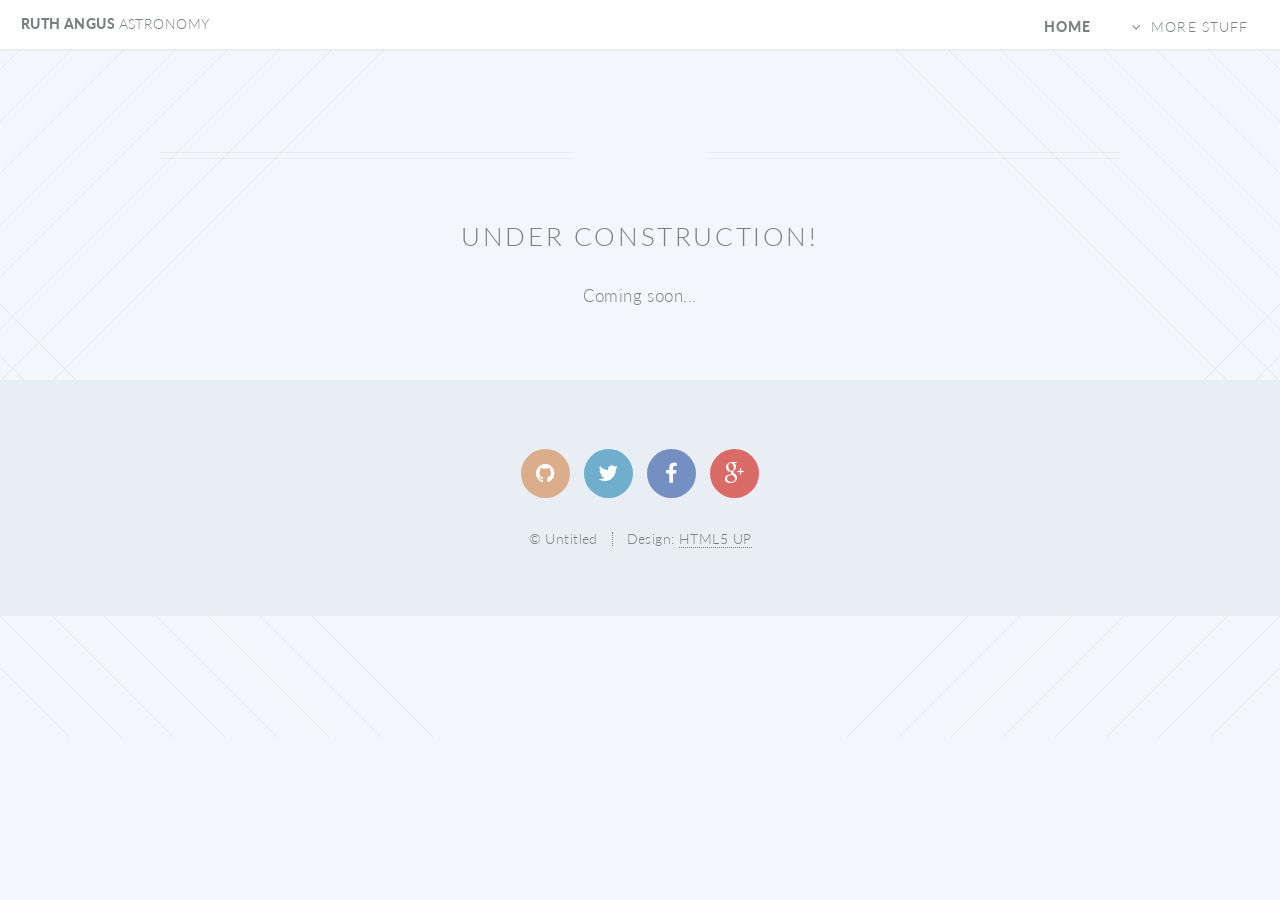
<file: outreach.html>
<!DOCTYPE HTML>
<!--
	Twenty by HTML5 UP
	html5up.net | @n33co
	Free for personal and commercial use under the CCA 3.0 license (html5up.net/license)
-->
<html>
	<head>
		<title>ruth angus</title>
		<meta charset="utf-8" />
		<meta name="viewport" content="width=device-width, initial-scale=1" />
		<!--[if lte IE 8]><script src="assets/js/ie/html5shiv.js"></script><![endif]-->
		<link rel="stylesheet" href="assets/css/main.css" />
		<!--[if lte IE 8]><link rel="stylesheet" href="assets/css/ie8.css" /><![endif]-->
		<!--[if lte IE 9]><link rel="stylesheet" href="assets/css/ie9.css" /><![endif]-->
	</head>
	<body class="left-sidebar">
		<div id="page-wrapper">

			<!-- Header -->
				<header id="header">
					<h1 id="logo"><a href="index.html">RUTH ANGUS <span>ASTRONOMY</span></a></h1>
					<nav id="nav">
						<ul>
							<li class="current"><a href="index.html">Home</a></li>
							<li class="submenu">
								<a href="#">More stuff</a>
								<ul>
									<li><a href="research.html">Research</a></li>
									<li><a href="outreach.html">Outreach</a></li>
									<li><a href="cv.html">CV</a></li>
										</ul>
									</li>
								</ul>
							</li>
						</ul>
					</nav>
				</header>

			<!-- Main -->
				<article id="main">

					<header class="special container">
						<span>
						<h2>Under construction!</h2>
						<p>Coming soon...</p>
					</header>

			<!-- Footer -->
				<footer id="footer">

					<ul class="icons">
						<li><a href="https://github.com/RuthAngus" class="icon circle fa-github"><span class="label">Github</span></a></li>
						<li><a href="https://twitter.com/ruthangus" class="icon circle fa-twitter"><span class="label">Twitter</span></a></li>
						<li><a href="https://www.facebook.com/ruth.angus" class="icon circle fa-facebook"><span class="label">Facebook</span></a></li>
						<li><a href="https://plus.google.com/u/1/105074351423505759080/posts" class="icon circle fa-google-plus"><span class="label">Google+</span></a></li>
					</ul>

					<ul class="copyright">
						<li>&copy; Untitled</li><li>Design: <a href="http://html5up.net">HTML5 UP</a></li>
					</ul>

				</footer>

		</div>

		<!-- Scripts -->
			<script src="assets/js/jquery.min.js"></script>
			<script src="assets/js/jquery.dropotron.min.js"></script>
			<script src="assets/js/jquery.scrolly.min.js"></script>
			<script src="assets/js/jquery.scrollgress.min.js"></script>
			<script src="assets/js/skel.min.js"></script>
			<script src="assets/js/util.js"></script>
			<!--[if lte IE 8]><script src="assets/js/ie/respond.min.js"></script><![endif]-->
			<script src="assets/js/main.js"></script>

	</body>
</html>
</file>
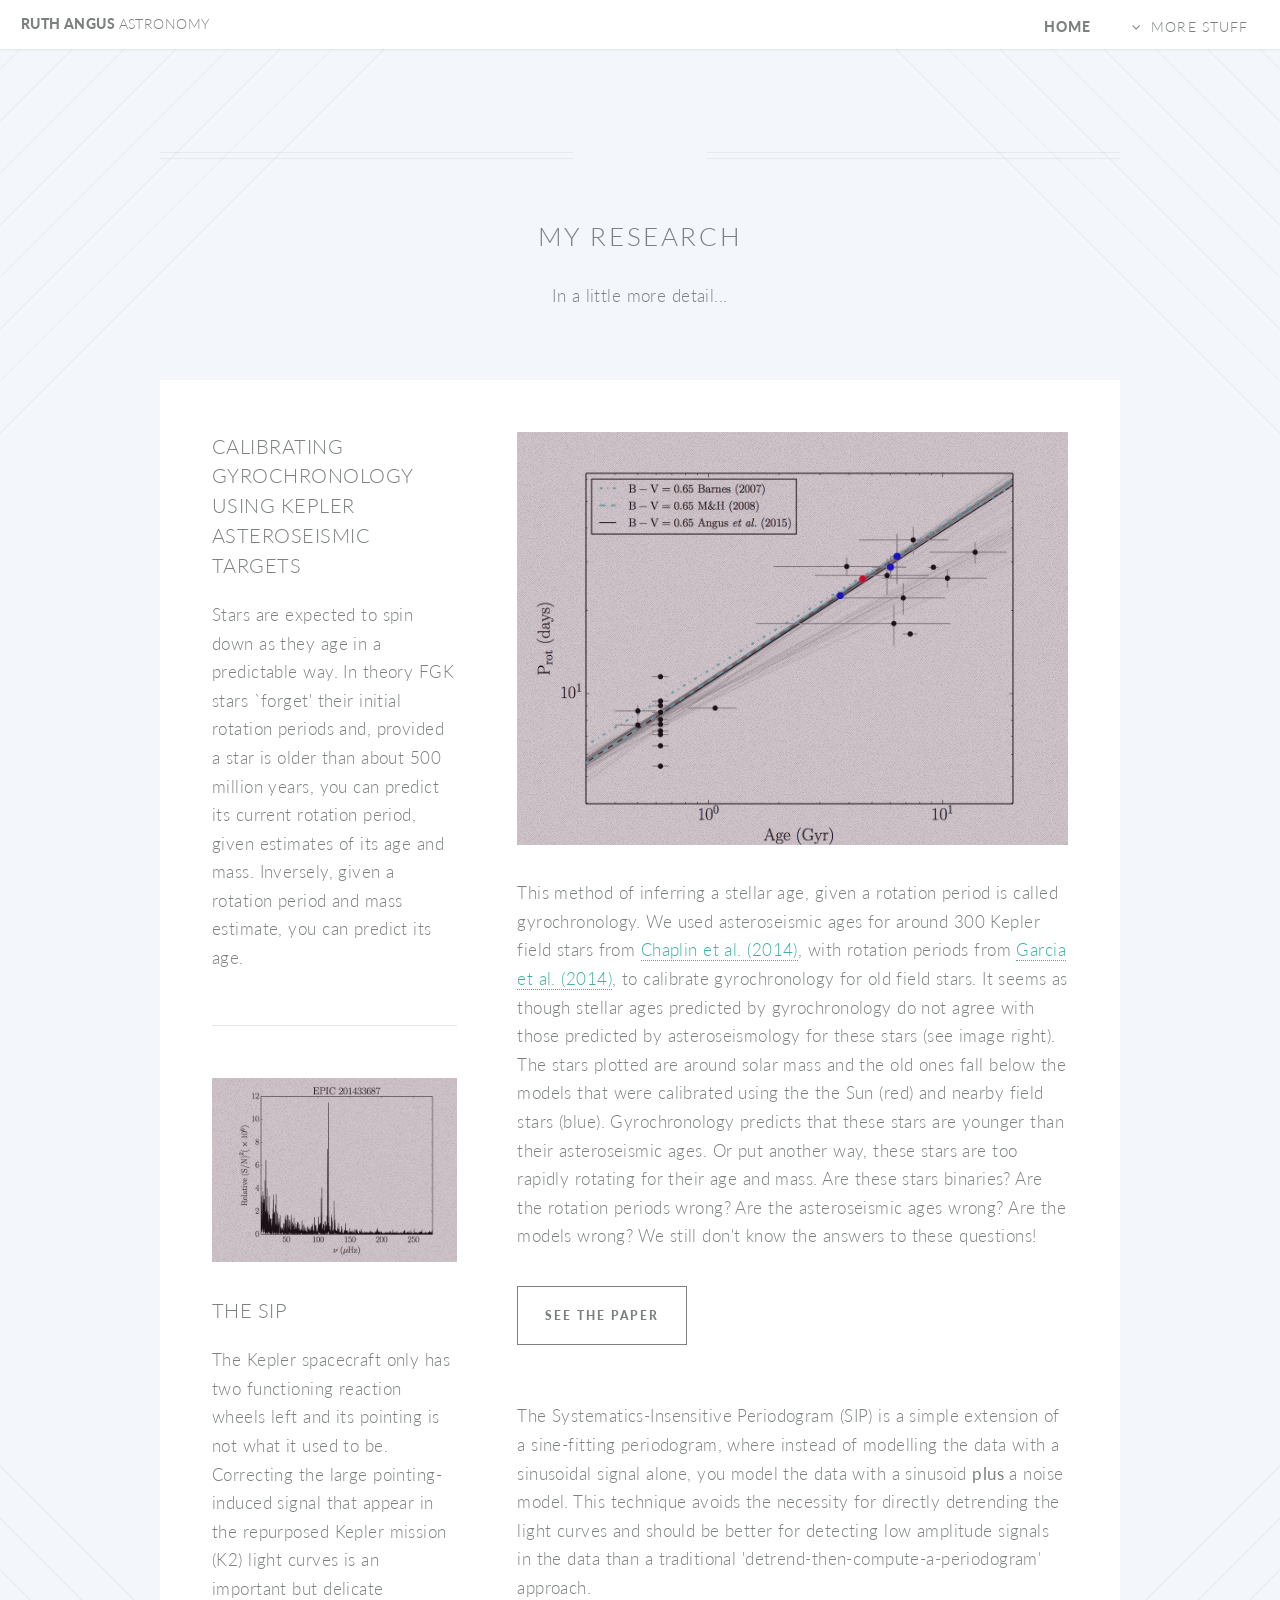
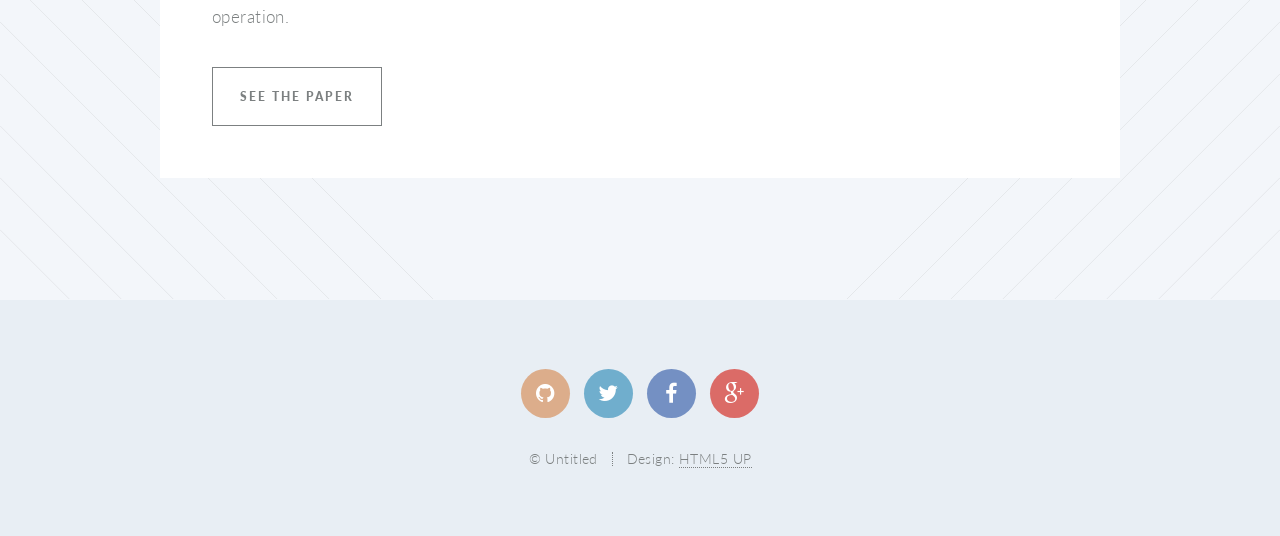
<file: research.html>
<!DOCTYPE HTML>
<!--
	Twenty by HTML5 UP
	html5up.net | @n33co
	Free for personal and commercial use under the CCA 3.0 license (html5up.net/license)
-->
<html>
	<head>
		<title>ruth angus</title>
		<meta charset="utf-8" />
		<meta name="viewport" content="width=device-width, initial-scale=1" />
		<!--[if lte IE 8]><script src="assets/js/ie/html5shiv.js"></script><![endif]-->
		<link rel="stylesheet" href="assets/css/main.css" />
		<!--[if lte IE 8]><link rel="stylesheet" href="assets/css/ie8.css" /><![endif]-->
		<!--[if lte IE 9]><link rel="stylesheet" href="assets/css/ie9.css" /><![endif]-->
	</head>
	<body class="left-sidebar">
		<div id="page-wrapper">

			<!-- Header -->
				<header id="header">
					<h1 id="logo"><a href="index.html">RUTH ANGUS <span>ASTRONOMY</span></a></h1>
					<nav id="nav">
						<ul>
							<li class="current"><a href="index.html">Home</a></li>
							<li class="submenu">
								<a href="#">More stuff</a>
								<ul>
									<li><a href="research.html">Research</a></li>
									<li><a href="outreach.html">Outreach</a></li>
									<li><a href="cv.html">CV</a></li>
										</ul>
									</li>
								</ul>
							</li>
						</ul>
					</nav>
				</header>

			<!-- Main -->
				<article id="main">

					<header class="special container">
						<span>
						<h2>My research</h2>
						<p>In a little more detail...</p>
					</header>

					<!-- One -->
						<section class="wrapper style4 container">

							<div class="row 150%">
								<div class="4u 12u(narrower)">

									<!-- Sidebar -->
										<div class="sidebar">
											<section>
												<header>
													<h3>Calibrating gyrochronology using Kepler asteroseismic targets</h3>
												</header>
												<p>
												Stars are expected to spin down as they age in a predictable way.
												In theory FGK stars `forget' their initial rotation periods and,
												provided a star is older than about 500 million years,
												you can predict its current rotation period,
												given estimates of its age and mass.
												Inversely, given a rotation
												period and mass estimate, you can predict its age.
												</p>
											</section>

											<section>
												<a href="#" class="image featured"><img src="images/pic02.jpg" alt="" /></a>
												<header>
													<h3>The SIP</h3>
												</header>
												<p>
												The Kepler spacecraft only has two functioning reaction wheels left and its pointing
												is not what it used to be. Correcting the large pointing-induced signal that
												appear in the repurposed Kepler mission (K2) light curves is an important but
												delicate operation.
												</p>
												<footer>
													<ul class="buttons">
														<li><a href="http://arxiv.org/abs/1505.07105" class="button small">See the paper</a></li>
													</ul>
												</footer>
											</section>
										</div>

								</div>

									<div class="8u 12u(narrower) important(narrower)">

									<!-- Content -->
										<div class="content">
											<section>
												<a href="#" class="image featured"><img src="images/pic01.jpg" alt="" /></a>

												<p>
												This method of inferring a stellar age, given a rotation period
												is called gyrochronology.
												We used asteroseismic ages for around 300 Kepler field stars from
												<a href="http://arxiv.org/abs/1310.4001">Chaplin et al. (2014)</a>, with
												rotation periods from
												<a href="http://arxiv.org/abs/1403.7155">Garcia et al. (2014)</a>,
												to calibrate gyrochronology for old field stars.
												It seems as though stellar ages predicted by gyrochronology do not agree
												with those predicted by asteroseismology for these stars (see image right).
												The stars plotted are around solar mass and the old ones fall below the models
												that were calibrated using the the Sun (red) and nearby field stars (blue).
												Gyrochronology predicts that these stars are younger
												than their asteroseismic ages.
												Or put another way, these stars are too rapidly rotating for their age and mass.
												Are these stars binaries? Are the rotation periods wrong? Are the asteroseismic
												ages wrong? Are the models wrong? We still don't know the answers to
												these questions!
												</p>
												<footer>
													<ul class="buttons">
														<li><a href="http://arxiv.org/abs/1502.06965" class="button small">See the paper</a></li>
													</ul>
												</footer>
												<span></span>
												<br />
												<br />
												<p>
												The Systematics-Insensitive Periodogram (SIP) is a
												simple extension of a sine-fitting periodogram,
												where instead of modelling the data with a sinusoidal signal alone,
											        you model the data with a sinusoid <strong>plus</strong> a noise model.
												This technique avoids the necessity for directly detrending
												the light curves and should be better for detecting low amplitude signals
												in the data than a traditional 'detrend-then-compute-a-periodogram' approach.
												</p>
											</section>
										</div>

								</div>
							</div>
						</section>

				</article>

			<!-- Footer -->
				<footer id="footer">

					<ul class="icons">
						<li><a href="https://github.com/RuthAngus" class="icon circle fa-github"><span class="label">Github</span></a></li>
						<li><a href="https://twitter.com/ruthangus" class="icon circle fa-twitter"><span class="label">Twitter</span></a></li>
						<li><a href="https://www.facebook.com/ruth.angus" class="icon circle fa-facebook"><span class="label">Facebook</span></a></li>
						<li><a href="https://plus.google.com/u/1/105074351423505759080/posts" class="icon circle fa-google-plus"><span class="label">Google+</span></a></li>
					</ul>

					<ul class="copyright">
						<li>&copy; Untitled</li><li>Design: <a href="http://html5up.net">HTML5 UP</a></li>
					</ul>

				</footer>

		</div>

		<!-- Scripts -->
			<script src="assets/js/jquery.min.js"></script>
			<script src="assets/js/jquery.dropotron.min.js"></script>
			<script src="assets/js/jquery.scrolly.min.js"></script>
			<script src="assets/js/jquery.scrollgress.min.js"></script>
			<script src="assets/js/skel.min.js"></script>
			<script src="assets/js/util.js"></script>
			<!--[if lte IE 8]><script src="assets/js/ie/respond.min.js"></script><![endif]-->
			<script src="assets/js/main.js"></script>

	</body>
</html>
</file>
<file: assets/css/ie8.css>
/*
	Twenty by HTML5 UP
	html5up.net | @n33co
	Free for personal and commercial use under the CCA 3.0 license (html5up.net/license)
*/

/* Section/Article */

	section > .last-child, section.last-child,
	article > .last-child,
	article.last-child {
		margin-bottom: 0;
	}

/* Banner */

	#banner {
		background-image: url("../../images/banner.jpg");
		background-repeat: no-repeat;
		background-size: cover;
		background-position: auto;
		-ms-behavior: url("assets/js/ie/backgroundsize.min.htc");
	}

		#banner .inner {
			background: #341b2b;
		}

/* CTA */

	#cta {
		background-image: url("../../images/banner.jpg");
		background-repeat: no-repeat;
		background-size: cover;
		background-position: auto;
		-ms-behavior: url("assets/js/ie/backgroundsize.min.htc");
	}
</file>
<file: assets/css/ie9.css>
/*
	Twenty by HTML5 UP
	html5up.net | @n33co
	Free for personal and commercial use under the CCA 3.0 license (html5up.net/license)
*/

/* Banner */

	#banner .inner {
		opacity: 1.0;
	}
</file>
<file: assets/css/main.css>
@import url("font-awesome.min.css");
@import url("http://fonts.googleapis.com/css?family=Lato:300,400,900");

/*
	Twenty by HTML5 UP
	html5up.net | @n33co
	Free for personal and commercial use under the CCA 3.0 license (html5up.net/license)
*/

/* Reset */

	html, body, div, span, applet, object, iframe, h1, h2, h3, h4, h5, h6, p, blockquote, pre, a, abbr, acronym, address, big, cite, code, del, dfn, em, img, ins, kbd, q, s, samp, small, strike, strong, sub, sup, tt, var, b, u, i, center, dl, dt, dd, ol, ul, li, fieldset, form, label, legend, table, caption, tbody, tfoot, thead, tr, th, td, article, aside, canvas, details, embed, figure, figcaption, footer, header, hgroup, menu, nav, output, ruby, section, summary, time, mark, audio, video {
		margin: 0;
		padding: 0;
		border: 0;
		font-size: 100%;
		font: inherit;
		vertical-align: baseline;
	}

	article, aside, details, figcaption, figure, footer, header, hgroup, menu, nav, section {
		display: block;
	}

	body {
		line-height: 1;
	}

	ol, ul {
		list-style: none;
	}

	blockquote, q {
		quotes: none;
	}

	blockquote:before, blockquote:after, q:before, q:after {
		content: '';
		content: none;
	}

	table {
		border-collapse: collapse;
		border-spacing: 0;
	}

	body {
		-webkit-text-size-adjust: none;
	}

/* Box Model */

	*, *:before, *:after {
		-moz-box-sizing: border-box;
		-webkit-box-sizing: border-box;
		box-sizing: border-box;
	}

/* Containers */

	.container {
		margin-left: auto;
		margin-right: auto;
	}

	.container.\31 25\25 {
		width: 100%;
		max-width: 1750px;
		min-width: 1400px;
	}

	.container.\37 5\25 {
		width: 1050px;
	}

	.container.\35 0\25 {
		width: 700px;
	}

	.container.\32 5\25 {
		width: 350px;
	}

	.container {
		width: 1400px;
	}

	@media screen and (max-width: 1680px) {

		.container.\31 25\25 {
			width: 100%;
			max-width: 1500px;
			min-width: 1200px;
		}

		.container.\37 5\25 {
			width: 900px;
		}

		.container.\35 0\25 {
			width: 600px;
		}

		.container.\32 5\25 {
			width: 300px;
		}

		.container {
			width: 1200px;
		}

	}

	@media screen and (max-width: 1280px) {

		.container.\31 25\25 {
			width: 100%;
			max-width: 1200px;
			min-width: 960px;
		}

		.container.\37 5\25 {
			width: 720px;
		}

		.container.\35 0\25 {
			width: 480px;
		}

		.container.\32 5\25 {
			width: 240px;
		}

		.container {
			width: 960px;
		}

	}

	@media screen and (max-width: 980px) {

		.container.\31 25\25 {
			width: 100%;
			max-width: 118.75%;
			min-width: 95%;
		}

		.container.\37 5\25 {
			width: 71.25%;
		}

		.container.\35 0\25 {
			width: 47.5%;
		}

		.container.\32 5\25 {
			width: 23.75%;
		}

		.container {
			width: 95%;
		}

	}

	@media screen and (max-width: 840px) {

		.container.\31 25\25 {
			width: 100%;
			max-width: 118.75%;
			min-width: 95%;
		}

		.container.\37 5\25 {
			width: 71.25%;
		}

		.container.\35 0\25 {
			width: 47.5%;
		}

		.container.\32 5\25 {
			width: 23.75%;
		}

		.container {
			width: 95% !important;
		}

	}

	@media screen and (max-width: 736px) {

		.container.\31 25\25 {
			width: 100%;
			max-width: 125%;
			min-width: 100%;
		}

		.container.\37 5\25 {
			width: 75%;
		}

		.container.\35 0\25 {
			width: 50%;
		}

		.container.\32 5\25 {
			width: 25%;
		}

		.container {
			width: 100% !important;
		}

	}

/* Grid */

	.row {
		border-bottom: solid 1px transparent;
		-moz-box-sizing: border-box;
		-webkit-box-sizing: border-box;
		box-sizing: border-box;
	}

	.row > * {
		float: left;
		-moz-box-sizing: border-box;
		-webkit-box-sizing: border-box;
		box-sizing: border-box;
	}

	.row:after, .row:before {
		content: '';
		display: block;
		clear: both;
		height: 0;
	}

	.row.uniform > * > :first-child {
		margin-top: 0;
	}

	.row.uniform > * > :last-child {
		margin-bottom: 0;
	}

	.row.\30 \25 > * {
		padding: 0px 0 0 0px;
	}

	.row.\30 \25 {
		margin: 0px 0 -1px 0px;
	}

	.row.uniform.\30 \25 > * {
		padding: 0px 0 0 0px;
	}

	.row.uniform.\30 \25 {
		margin: 0px 0 -1px 0px;
	}

	.row > * {
		padding: 50px 0 0 50px;
	}

	.row {
		margin: -50px 0 -1px -50px;
	}

	.row.uniform > * {
		padding: 50px 0 0 50px;
	}

	.row.uniform {
		margin: -50px 0 -1px -50px;
	}

	.row.\32 00\25 > * {
		padding: 100px 0 0 100px;
	}

	.row.\32 00\25 {
		margin: -100px 0 -1px -100px;
	}

	.row.uniform.\32 00\25 > * {
		padding: 100px 0 0 100px;
	}

	.row.uniform.\32 00\25 {
		margin: -100px 0 -1px -100px;
	}

	.row.\31 50\25 > * {
		padding: 75px 0 0 75px;
	}

	.row.\31 50\25 {
		margin: -75px 0 -1px -75px;
	}

	.row.uniform.\31 50\25 > * {
		padding: 75px 0 0 75px;
	}

	.row.uniform.\31 50\25 {
		margin: -75px 0 -1px -75px;
	}

	.row.\35 0\25 > * {
		padding: 25px 0 0 25px;
	}

	.row.\35 0\25 {
		margin: -25px 0 -1px -25px;
	}

	.row.uniform.\35 0\25 > * {
		padding: 25px 0 0 25px;
	}

	.row.uniform.\35 0\25 {
		margin: -25px 0 -1px -25px;
	}

	.row.\32 5\25 > * {
		padding: 12.5px 0 0 12.5px;
	}

	.row.\32 5\25 {
		margin: -12.5px 0 -1px -12.5px;
	}

	.row.uniform.\32 5\25 > * {
		padding: 12.5px 0 0 12.5px;
	}

	.row.uniform.\32 5\25 {
		margin: -12.5px 0 -1px -12.5px;
	}

	.\31 2u, .\31 2u\24 {
		width: 100%;
		clear: none;
		margin-left: 0;
	}

	.\31 1u, .\31 1u\24 {
		width: 91.6666666667%;
		clear: none;
		margin-left: 0;
	}

	.\31 0u, .\31 0u\24 {
		width: 83.3333333333%;
		clear: none;
		margin-left: 0;
	}

	.\39 u, .\39 u\24 {
		width: 75%;
		clear: none;
		margin-left: 0;
	}

	.\38 u, .\38 u\24 {
		width: 66.6666666667%;
		clear: none;
		margin-left: 0;
	}

	.\37 u, .\37 u\24 {
		width: 58.3333333333%;
		clear: none;
		margin-left: 0;
	}

	.\36 u, .\36 u\24 {
		width: 50%;
		clear: none;
		margin-left: 0;
	}

	.\35 u, .\35 u\24 {
		width: 41.6666666667%;
		clear: none;
		margin-left: 0;
	}

	.\34 u, .\34 u\24 {
		width: 33.3333333333%;
		clear: none;
		margin-left: 0;
	}

	.\33 u, .\33 u\24 {
		width: 25%;
		clear: none;
		margin-left: 0;
	}

	.\32 u, .\32 u\24 {
		width: 16.6666666667%;
		clear: none;
		margin-left: 0;
	}

	.\31 u, .\31 u\24 {
		width: 8.3333333333%;
		clear: none;
		margin-left: 0;
	}

	.\31 2u\24 + *,
	.\31 1u\24 + *,
	.\31 0u\24 + *,
	.\39 u\24 + *,
	.\38 u\24 + *,
	.\37 u\24 + *,
	.\36 u\24 + *,
	.\35 u\24 + *,
	.\34 u\24 + *,
	.\33 u\24 + *,
	.\32 u\24 + *,
	.\31 u\24 + * {
		clear: left;
	}

	.\-11u {
		margin-left: 91.66667%;
	}

	.\-10u {
		margin-left: 83.33333%;
	}

	.\-9u {
		margin-left: 75%;
	}

	.\-8u {
		margin-left: 66.66667%;
	}

	.\-7u {
		margin-left: 58.33333%;
	}

	.\-6u {
		margin-left: 50%;
	}

	.\-5u {
		margin-left: 41.66667%;
	}

	.\-4u {
		margin-left: 33.33333%;
	}

	.\-3u {
		margin-left: 25%;
	}

	.\-2u {
		margin-left: 16.66667%;
	}

	.\-1u {
		margin-left: 8.33333%;
	}

	@media screen and (max-width: 1680px) {

		.row > * {
			padding: 40px 0 0 40px;
		}

		.row {
			margin: -40px 0 -1px -40px;
		}

		.row.uniform > * {
			padding: 40px 0 0 40px;
		}

		.row.uniform {
			margin: -40px 0 -1px -40px;
		}

		.row.\32 00\25 > * {
			padding: 80px 0 0 80px;
		}

		.row.\32 00\25 {
			margin: -80px 0 -1px -80px;
		}

		.row.uniform.\32 00\25 > * {
			padding: 80px 0 0 80px;
		}

		.row.uniform.\32 00\25 {
			margin: -80px 0 -1px -80px;
		}

		.row.\31 50\25 > * {
			padding: 60px 0 0 60px;
		}

		.row.\31 50\25 {
			margin: -60px 0 -1px -60px;
		}

		.row.uniform.\31 50\25 > * {
			padding: 60px 0 0 60px;
		}

		.row.uniform.\31 50\25 {
			margin: -60px 0 -1px -60px;
		}

		.row.\35 0\25 > * {
			padding: 20px 0 0 20px;
		}

		.row.\35 0\25 {
			margin: -20px 0 -1px -20px;
		}

		.row.uniform.\35 0\25 > * {
			padding: 20px 0 0 20px;
		}

		.row.uniform.\35 0\25 {
			margin: -20px 0 -1px -20px;
		}

		.row.\32 5\25 > * {
			padding: 10px 0 0 10px;
		}

		.row.\32 5\25 {
			margin: -10px 0 -1px -10px;
		}

		.row.uniform.\32 5\25 > * {
			padding: 10px 0 0 10px;
		}

		.row.uniform.\32 5\25 {
			margin: -10px 0 -1px -10px;
		}

		.\31 2u\28wide\29, .\31 2u\24\28wide\29 {
			width: 100%;
			clear: none;
			margin-left: 0;
		}

		.\31 1u\28wide\29, .\31 1u\24\28wide\29 {
			width: 91.6666666667%;
			clear: none;
			margin-left: 0;
		}

		.\31 0u\28wide\29, .\31 0u\24\28wide\29 {
			width: 83.3333333333%;
			clear: none;
			margin-left: 0;
		}

		.\39 u\28wide\29, .\39 u\24\28wide\29 {
			width: 75%;
			clear: none;
			margin-left: 0;
		}

		.\38 u\28wide\29, .\38 u\24\28wide\29 {
			width: 66.6666666667%;
			clear: none;
			margin-left: 0;
		}

		.\37 u\28wide\29, .\37 u\24\28wide\29 {
			width: 58.3333333333%;
			clear: none;
			margin-left: 0;
		}

		.\36 u\28wide\29, .\36 u\24\28wide\29 {
			width: 50%;
			clear: none;
			margin-left: 0;
		}

		.\35 u\28wide\29, .\35 u\24\28wide\29 {
			width: 41.6666666667%;
			clear: none;
			margin-left: 0;
		}

		.\34 u\28wide\29, .\34 u\24\28wide\29 {
			width: 33.3333333333%;
			clear: none;
			margin-left: 0;
		}

		.\33 u\28wide\29, .\33 u\24\28wide\29 {
			width: 25%;
			clear: none;
			margin-left: 0;
		}

		.\32 u\28wide\29, .\32 u\24\28wide\29 {
			width: 16.6666666667%;
			clear: none;
			margin-left: 0;
		}

		.\31 u\28wide\29, .\31 u\24\28wide\29 {
			width: 8.3333333333%;
			clear: none;
			margin-left: 0;
		}

		.\31 2u\24\28wide\29 + *,
		.\31 1u\24\28wide\29 + *,
		.\31 0u\24\28wide\29 + *,
		.\39 u\24\28wide\29 + *,
		.\38 u\24\28wide\29 + *,
		.\37 u\24\28wide\29 + *,
		.\36 u\24\28wide\29 + *,
		.\35 u\24\28wide\29 + *,
		.\34 u\24\28wide\29 + *,
		.\33 u\24\28wide\29 + *,
		.\32 u\24\28wide\29 + *,
		.\31 u\24\28wide\29 + * {
			clear: left;
		}

		.\-11u\28wide\29 {
			margin-left: 91.66667%;
		}

		.\-10u\28wide\29 {
			margin-left: 83.33333%;
		}

		.\-9u\28wide\29 {
			margin-left: 75%;
		}

		.\-8u\28wide\29 {
			margin-left: 66.66667%;
		}

		.\-7u\28wide\29 {
			margin-left: 58.33333%;
		}

		.\-6u\28wide\29 {
			margin-left: 50%;
		}

		.\-5u\28wide\29 {
			margin-left: 41.66667%;
		}

		.\-4u\28wide\29 {
			margin-left: 33.33333%;
		}

		.\-3u\28wide\29 {
			margin-left: 25%;
		}

		.\-2u\28wide\29 {
			margin-left: 16.66667%;
		}

		.\-1u\28wide\29 {
			margin-left: 8.33333%;
		}

	}

	@media screen and (max-width: 1280px) {

		.row > * {
			padding: 40px 0 0 40px;
		}

		.row {
			margin: -40px 0 -1px -40px;
		}

		.row.uniform > * {
			padding: 40px 0 0 40px;
		}

		.row.uniform {
			margin: -40px 0 -1px -40px;
		}

		.row.\32 00\25 > * {
			padding: 80px 0 0 80px;
		}

		.row.\32 00\25 {
			margin: -80px 0 -1px -80px;
		}

		.row.uniform.\32 00\25 > * {
			padding: 80px 0 0 80px;
		}

		.row.uniform.\32 00\25 {
			margin: -80px 0 -1px -80px;
		}

		.row.\31 50\25 > * {
			padding: 60px 0 0 60px;
		}

		.row.\31 50\25 {
			margin: -60px 0 -1px -60px;
		}

		.row.uniform.\31 50\25 > * {
			padding: 60px 0 0 60px;
		}

		.row.uniform.\31 50\25 {
			margin: -60px 0 -1px -60px;
		}

		.row.\35 0\25 > * {
			padding: 20px 0 0 20px;
		}

		.row.\35 0\25 {
			margin: -20px 0 -1px -20px;
		}

		.row.uniform.\35 0\25 > * {
			padding: 20px 0 0 20px;
		}

		.row.uniform.\35 0\25 {
			margin: -20px 0 -1px -20px;
		}

		.row.\32 5\25 > * {
			padding: 10px 0 0 10px;
		}

		.row.\32 5\25 {
			margin: -10px 0 -1px -10px;
		}

		.row.uniform.\32 5\25 > * {
			padding: 10px 0 0 10px;
		}

		.row.uniform.\32 5\25 {
			margin: -10px 0 -1px -10px;
		}

		.\31 2u\28normal\29, .\31 2u\24\28normal\29 {
			width: 100%;
			clear: none;
			margin-left: 0;
		}

		.\31 1u\28normal\29, .\31 1u\24\28normal\29 {
			width: 91.6666666667%;
			clear: none;
			margin-left: 0;
		}

		.\31 0u\28normal\29, .\31 0u\24\28normal\29 {
			width: 83.3333333333%;
			clear: none;
			margin-left: 0;
		}

		.\39 u\28normal\29, .\39 u\24\28normal\29 {
			width: 75%;
			clear: none;
			margin-left: 0;
		}

		.\38 u\28normal\29, .\38 u\24\28normal\29 {
			width: 66.6666666667%;
			clear: none;
			margin-left: 0;
		}

		.\37 u\28normal\29, .\37 u\24\28normal\29 {
			width: 58.3333333333%;
			clear: none;
			margin-left: 0;
		}

		.\36 u\28normal\29, .\36 u\24\28normal\29 {
			width: 50%;
			clear: none;
			margin-left: 0;
		}

		.\35 u\28normal\29, .\35 u\24\28normal\29 {
			width: 41.6666666667%;
			clear: none;
			margin-left: 0;
		}

		.\34 u\28normal\29, .\34 u\24\28normal\29 {
			width: 33.3333333333%;
			clear: none;
			margin-left: 0;
		}

		.\33 u\28normal\29, .\33 u\24\28normal\29 {
			width: 25%;
			clear: none;
			margin-left: 0;
		}

		.\32 u\28normal\29, .\32 u\24\28normal\29 {
			width: 16.6666666667%;
			clear: none;
			margin-left: 0;
		}

		.\31 u\28normal\29, .\31 u\24\28normal\29 {
			width: 8.3333333333%;
			clear: none;
			margin-left: 0;
		}

		.\31 2u\24\28normal\29 + *,
		.\31 1u\24\28normal\29 + *,
		.\31 0u\24\28normal\29 + *,
		.\39 u\24\28normal\29 + *,
		.\38 u\24\28normal\29 + *,
		.\37 u\24\28normal\29 + *,
		.\36 u\24\28normal\29 + *,
		.\35 u\24\28normal\29 + *,
		.\34 u\24\28normal\29 + *,
		.\33 u\24\28normal\29 + *,
		.\32 u\24\28normal\29 + *,
		.\31 u\24\28normal\29 + * {
			clear: left;
		}

		.\-11u\28normal\29 {
			margin-left: 91.66667%;
		}

		.\-10u\28normal\29 {
			margin-left: 83.33333%;
		}

		.\-9u\28normal\29 {
			margin-left: 75%;
		}

		.\-8u\28normal\29 {
			margin-left: 66.66667%;
		}

		.\-7u\28normal\29 {
			margin-left: 58.33333%;
		}

		.\-6u\28normal\29 {
			margin-left: 50%;
		}

		.\-5u\28normal\29 {
			margin-left: 41.66667%;
		}

		.\-4u\28normal\29 {
			margin-left: 33.33333%;
		}

		.\-3u\28normal\29 {
			margin-left: 25%;
		}

		.\-2u\28normal\29 {
			margin-left: 16.66667%;
		}

		.\-1u\28normal\29 {
			margin-left: 8.33333%;
		}

	}

	@media screen and (max-width: 980px) {

		.row > * {
			padding: 30px 0 0 30px;
		}

		.row {
			margin: -30px 0 -1px -30px;
		}

		.row.uniform > * {
			padding: 30px 0 0 30px;
		}

		.row.uniform {
			margin: -30px 0 -1px -30px;
		}

		.row.\32 00\25 > * {
			padding: 60px 0 0 60px;
		}

		.row.\32 00\25 {
			margin: -60px 0 -1px -60px;
		}

		.row.uniform.\32 00\25 > * {
			padding: 60px 0 0 60px;
		}

		.row.uniform.\32 00\25 {
			margin: -60px 0 -1px -60px;
		}

		.row.\31 50\25 > * {
			padding: 45px 0 0 45px;
		}

		.row.\31 50\25 {
			margin: -45px 0 -1px -45px;
		}

		.row.uniform.\31 50\25 > * {
			padding: 45px 0 0 45px;
		}

		.row.uniform.\31 50\25 {
			margin: -45px 0 -1px -45px;
		}

		.row.\35 0\25 > * {
			padding: 15px 0 0 15px;
		}

		.row.\35 0\25 {
			margin: -15px 0 -1px -15px;
		}

		.row.uniform.\35 0\25 > * {
			padding: 15px 0 0 15px;
		}

		.row.uniform.\35 0\25 {
			margin: -15px 0 -1px -15px;
		}

		.row.\32 5\25 > * {
			padding: 7.5px 0 0 7.5px;
		}

		.row.\32 5\25 {
			margin: -7.5px 0 -1px -7.5px;
		}

		.row.uniform.\32 5\25 > * {
			padding: 7.5px 0 0 7.5px;
		}

		.row.uniform.\32 5\25 {
			margin: -7.5px 0 -1px -7.5px;
		}

		.\31 2u\28narrow\29, .\31 2u\24\28narrow\29 {
			width: 100%;
			clear: none;
			margin-left: 0;
		}

		.\31 1u\28narrow\29, .\31 1u\24\28narrow\29 {
			width: 91.6666666667%;
			clear: none;
			margin-left: 0;
		}

		.\31 0u\28narrow\29, .\31 0u\24\28narrow\29 {
			width: 83.3333333333%;
			clear: none;
			margin-left: 0;
		}

		.\39 u\28narrow\29, .\39 u\24\28narrow\29 {
			width: 75%;
			clear: none;
			margin-left: 0;
		}

		.\38 u\28narrow\29, .\38 u\24\28narrow\29 {
			width: 66.6666666667%;
			clear: none;
			margin-left: 0;
		}

		.\37 u\28narrow\29, .\37 u\24\28narrow\29 {
			width: 58.3333333333%;
			clear: none;
			margin-left: 0;
		}

		.\36 u\28narrow\29, .\36 u\24\28narrow\29 {
			width: 50%;
			clear: none;
			margin-left: 0;
		}

		.\35 u\28narrow\29, .\35 u\24\28narrow\29 {
			width: 41.6666666667%;
			clear: none;
			margin-left: 0;
		}

		.\34 u\28narrow\29, .\34 u\24\28narrow\29 {
			width: 33.3333333333%;
			clear: none;
			margin-left: 0;
		}

		.\33 u\28narrow\29, .\33 u\24\28narrow\29 {
			width: 25%;
			clear: none;
			margin-left: 0;
		}

		.\32 u\28narrow\29, .\32 u\24\28narrow\29 {
			width: 16.6666666667%;
			clear: none;
			margin-left: 0;
		}

		.\31 u\28narrow\29, .\31 u\24\28narrow\29 {
			width: 8.3333333333%;
			clear: none;
			margin-left: 0;
		}

		.\31 2u\24\28narrow\29 + *,
		.\31 1u\24\28narrow\29 + *,
		.\31 0u\24\28narrow\29 + *,
		.\39 u\24\28narrow\29 + *,
		.\38 u\24\28narrow\29 + *,
		.\37 u\24\28narrow\29 + *,
		.\36 u\24\28narrow\29 + *,
		.\35 u\24\28narrow\29 + *,
		.\34 u\24\28narrow\29 + *,
		.\33 u\24\28narrow\29 + *,
		.\32 u\24\28narrow\29 + *,
		.\31 u\24\28narrow\29 + * {
			clear: left;
		}

		.\-11u\28narrow\29 {
			margin-left: 91.66667%;
		}

		.\-10u\28narrow\29 {
			margin-left: 83.33333%;
		}

		.\-9u\28narrow\29 {
			margin-left: 75%;
		}

		.\-8u\28narrow\29 {
			margin-left: 66.66667%;
		}

		.\-7u\28narrow\29 {
			margin-left: 58.33333%;
		}

		.\-6u\28narrow\29 {
			margin-left: 50%;
		}

		.\-5u\28narrow\29 {
			margin-left: 41.66667%;
		}

		.\-4u\28narrow\29 {
			margin-left: 33.33333%;
		}

		.\-3u\28narrow\29 {
			margin-left: 25%;
		}

		.\-2u\28narrow\29 {
			margin-left: 16.66667%;
		}

		.\-1u\28narrow\29 {
			margin-left: 8.33333%;
		}

	}

	@media screen and (max-width: 840px) {

		.row > * {
			padding: 30px 0 0 30px;
		}

		.row {
			margin: -30px 0 -1px -30px;
		}

		.row.uniform > * {
			padding: 30px 0 0 30px;
		}

		.row.uniform {
			margin: -30px 0 -1px -30px;
		}

		.row.\32 00\25 > * {
			padding: 60px 0 0 60px;
		}

		.row.\32 00\25 {
			margin: -60px 0 -1px -60px;
		}

		.row.uniform.\32 00\25 > * {
			padding: 60px 0 0 60px;
		}

		.row.uniform.\32 00\25 {
			margin: -60px 0 -1px -60px;
		}

		.row.\31 50\25 > * {
			padding: 45px 0 0 45px;
		}

		.row.\31 50\25 {
			margin: -45px 0 -1px -45px;
		}

		.row.uniform.\31 50\25 > * {
			padding: 45px 0 0 45px;
		}

		.row.uniform.\31 50\25 {
			margin: -45px 0 -1px -45px;
		}

		.row.\35 0\25 > * {
			padding: 15px 0 0 15px;
		}

		.row.\35 0\25 {
			margin: -15px 0 -1px -15px;
		}

		.row.uniform.\35 0\25 > * {
			padding: 15px 0 0 15px;
		}

		.row.uniform.\35 0\25 {
			margin: -15px 0 -1px -15px;
		}

		.row.\32 5\25 > * {
			padding: 7.5px 0 0 7.5px;
		}

		.row.\32 5\25 {
			margin: -7.5px 0 -1px -7.5px;
		}

		.row.uniform.\32 5\25 > * {
			padding: 7.5px 0 0 7.5px;
		}

		.row.uniform.\32 5\25 {
			margin: -7.5px 0 -1px -7.5px;
		}

		.\31 2u\28narrower\29, .\31 2u\24\28narrower\29 {
			width: 100%;
			clear: none;
			margin-left: 0;
		}

		.\31 1u\28narrower\29, .\31 1u\24\28narrower\29 {
			width: 91.6666666667%;
			clear: none;
			margin-left: 0;
		}

		.\31 0u\28narrower\29, .\31 0u\24\28narrower\29 {
			width: 83.3333333333%;
			clear: none;
			margin-left: 0;
		}

		.\39 u\28narrower\29, .\39 u\24\28narrower\29 {
			width: 75%;
			clear: none;
			margin-left: 0;
		}

		.\38 u\28narrower\29, .\38 u\24\28narrower\29 {
			width: 66.6666666667%;
			clear: none;
			margin-left: 0;
		}

		.\37 u\28narrower\29, .\37 u\24\28narrower\29 {
			width: 58.3333333333%;
			clear: none;
			margin-left: 0;
		}

		.\36 u\28narrower\29, .\36 u\24\28narrower\29 {
			width: 50%;
			clear: none;
			margin-left: 0;
		}

		.\35 u\28narrower\29, .\35 u\24\28narrower\29 {
			width: 41.6666666667%;
			clear: none;
			margin-left: 0;
		}

		.\34 u\28narrower\29, .\34 u\24\28narrower\29 {
			width: 33.3333333333%;
			clear: none;
			margin-left: 0;
		}

		.\33 u\28narrower\29, .\33 u\24\28narrower\29 {
			width: 25%;
			clear: none;
			margin-left: 0;
		}

		.\32 u\28narrower\29, .\32 u\24\28narrower\29 {
			width: 16.6666666667%;
			clear: none;
			margin-left: 0;
		}

		.\31 u\28narrower\29, .\31 u\24\28narrower\29 {
			width: 8.3333333333%;
			clear: none;
			margin-left: 0;
		}

		.\31 2u\24\28narrower\29 + *,
		.\31 1u\24\28narrower\29 + *,
		.\31 0u\24\28narrower\29 + *,
		.\39 u\24\28narrower\29 + *,
		.\38 u\24\28narrower\29 + *,
		.\37 u\24\28narrower\29 + *,
		.\36 u\24\28narrower\29 + *,
		.\35 u\24\28narrower\29 + *,
		.\34 u\24\28narrower\29 + *,
		.\33 u\24\28narrower\29 + *,
		.\32 u\24\28narrower\29 + *,
		.\31 u\24\28narrower\29 + * {
			clear: left;
		}

		.\-11u\28narrower\29 {
			margin-left: 91.66667%;
		}

		.\-10u\28narrower\29 {
			margin-left: 83.33333%;
		}

		.\-9u\28narrower\29 {
			margin-left: 75%;
		}

		.\-8u\28narrower\29 {
			margin-left: 66.66667%;
		}

		.\-7u\28narrower\29 {
			margin-left: 58.33333%;
		}

		.\-6u\28narrower\29 {
			margin-left: 50%;
		}

		.\-5u\28narrower\29 {
			margin-left: 41.66667%;
		}

		.\-4u\28narrower\29 {
			margin-left: 33.33333%;
		}

		.\-3u\28narrower\29 {
			margin-left: 25%;
		}

		.\-2u\28narrower\29 {
			margin-left: 16.66667%;
		}

		.\-1u\28narrower\29 {
			margin-left: 8.33333%;
		}

	}

	@media screen and (max-width: 736px) {

		.row > * {
			padding: 30px 0 0 30px;
		}

		.row {
			margin: -30px 0 -1px -30px;
		}

		.row.uniform > * {
			padding: 30px 0 0 30px;
		}

		.row.uniform {
			margin: -30px 0 -1px -30px;
		}

		.row.\32 00\25 > * {
			padding: 60px 0 0 60px;
		}

		.row.\32 00\25 {
			margin: -60px 0 -1px -60px;
		}

		.row.uniform.\32 00\25 > * {
			padding: 60px 0 0 60px;
		}

		.row.uniform.\32 00\25 {
			margin: -60px 0 -1px -60px;
		}

		.row.\31 50\25 > * {
			padding: 45px 0 0 45px;
		}

		.row.\31 50\25 {
			margin: -45px 0 -1px -45px;
		}

		.row.uniform.\31 50\25 > * {
			padding: 45px 0 0 45px;
		}

		.row.uniform.\31 50\25 {
			margin: -45px 0 -1px -45px;
		}

		.row.\35 0\25 > * {
			padding: 15px 0 0 15px;
		}

		.row.\35 0\25 {
			margin: -15px 0 -1px -15px;
		}

		.row.uniform.\35 0\25 > * {
			padding: 15px 0 0 15px;
		}

		.row.uniform.\35 0\25 {
			margin: -15px 0 -1px -15px;
		}

		.row.\32 5\25 > * {
			padding: 7.5px 0 0 7.5px;
		}

		.row.\32 5\25 {
			margin: -7.5px 0 -1px -7.5px;
		}

		.row.uniform.\32 5\25 > * {
			padding: 7.5px 0 0 7.5px;
		}

		.row.uniform.\32 5\25 {
			margin: -7.5px 0 -1px -7.5px;
		}

		.\31 2u\28mobile\29, .\31 2u\24\28mobile\29 {
			width: 100%;
			clear: none;
			margin-left: 0;
		}

		.\31 1u\28mobile\29, .\31 1u\24\28mobile\29 {
			width: 91.6666666667%;
			clear: none;
			margin-left: 0;
		}

		.\31 0u\28mobile\29, .\31 0u\24\28mobile\29 {
			width: 83.3333333333%;
			clear: none;
			margin-left: 0;
		}

		.\39 u\28mobile\29, .\39 u\24\28mobile\29 {
			width: 75%;
			clear: none;
			margin-left: 0;
		}

		.\38 u\28mobile\29, .\38 u\24\28mobile\29 {
			width: 66.6666666667%;
			clear: none;
			margin-left: 0;
		}

		.\37 u\28mobile\29, .\37 u\24\28mobile\29 {
			width: 58.3333333333%;
			clear: none;
			margin-left: 0;
		}

		.\36 u\28mobile\29, .\36 u\24\28mobile\29 {
			width: 50%;
			clear: none;
			margin-left: 0;
		}

		.\35 u\28mobile\29, .\35 u\24\28mobile\29 {
			width: 41.6666666667%;
			clear: none;
			margin-left: 0;
		}

		.\34 u\28mobile\29, .\34 u\24\28mobile\29 {
			width: 33.3333333333%;
			clear: none;
			margin-left: 0;
		}

		.\33 u\28mobile\29, .\33 u\24\28mobile\29 {
			width: 25%;
			clear: none;
			margin-left: 0;
		}

		.\32 u\28mobile\29, .\32 u\24\28mobile\29 {
			width: 16.6666666667%;
			clear: none;
			margin-left: 0;
		}

		.\31 u\28mobile\29, .\31 u\24\28mobile\29 {
			width: 8.3333333333%;
			clear: none;
			margin-left: 0;
		}

		.\31 2u\24\28mobile\29 + *,
		.\31 1u\24\28mobile\29 + *,
		.\31 0u\24\28mobile\29 + *,
		.\39 u\24\28mobile\29 + *,
		.\38 u\24\28mobile\29 + *,
		.\37 u\24\28mobile\29 + *,
		.\36 u\24\28mobile\29 + *,
		.\35 u\24\28mobile\29 + *,
		.\34 u\24\28mobile\29 + *,
		.\33 u\24\28mobile\29 + *,
		.\32 u\24\28mobile\29 + *,
		.\31 u\24\28mobile\29 + * {
			clear: left;
		}

		.\-11u\28mobile\29 {
			margin-left: 91.66667%;
		}

		.\-10u\28mobile\29 {
			margin-left: 83.33333%;
		}

		.\-9u\28mobile\29 {
			margin-left: 75%;
		}

		.\-8u\28mobile\29 {
			margin-left: 66.66667%;
		}

		.\-7u\28mobile\29 {
			margin-left: 58.33333%;
		}

		.\-6u\28mobile\29 {
			margin-left: 50%;
		}

		.\-5u\28mobile\29 {
			margin-left: 41.66667%;
		}

		.\-4u\28mobile\29 {
			margin-left: 33.33333%;
		}

		.\-3u\28mobile\29 {
			margin-left: 25%;
		}

		.\-2u\28mobile\29 {
			margin-left: 16.66667%;
		}

		.\-1u\28mobile\29 {
			margin-left: 8.33333%;
		}

	}

/* Basic */

	body {
		background: #f3f6fa;
	}

		body.is-loading *, body.is-loading *:before, body.is-loading *:after {
			-moz-animation: none !important;
			-webkit-animation: none !important;
			-ms-animation: none !important;
			animation: none !important;
			-moz-transition: none !important;
			-webkit-transition: none !important;
			-ms-transition: none !important;
			transition: none !important;
		}

	body, input, select, textarea {
		color: #7c8081;
		font-family: 'Lato', sans-serif;
		font-size: 15pt;
		font-weight: 300;
		letter-spacing: 0.025em;
		line-height: 1.75em;
	}

	a {
		-moz-transition: color 0.2s ease-in-out, border-color 0.2s ease-in-out, background-color 0.2s ease-in-out;
		-webkit-transition: color 0.2s ease-in-out, border-color 0.2s ease-in-out, background-color 0.2s ease-in-out;
		-ms-transition: color 0.2s ease-in-out, border-color 0.2s ease-in-out, background-color 0.2s ease-in-out;
		transition: color 0.2s ease-in-out, border-color 0.2s ease-in-out, background-color 0.2s ease-in-out;
		color: #3fb1a3;
		text-decoration: none;
		border-bottom: dotted 1px;
	}

		a:hover {
			border-bottom-color: transparent;
		}

	strong, b {
		font-weight: 400;
	}

	p, ul, ol, dl, table, blockquote {
		margin: 0 0 2em 0;
	}

	h1, h2, h3, h4, h5, h6 {
		color: inherit;
		font-weight: 300;
		line-height: 1.75em;
		margin-bottom: 1em;
		text-transform: uppercase;
	}

		h1 a, h2 a, h3 a, h4 a, h5 a, h6 a {
			color: inherit;
			text-decoration: none;
			border: 0;
		}

	h2 {
		font-size: 1.5em;
		letter-spacing: 0.1em;
	}

	h3 {
		font-size: 1.15em;
		letter-spacing: 0.025em;
	}

	sub {
		font-size: 0.8em;
		position: relative;
		top: 0.5em;
	}

	sup {
		font-size: 0.8em;
		position: relative;
		top: -0.5em;
	}

	hr {
		border-top: solid 1px rgba(124, 128, 129, 0.2);
		border: 0;
		margin-bottom: 1.5em;
	}

	blockquote {
		border-left: solid 0.5em rgba(124, 128, 129, 0.2);
		font-style: italic;
		padding: 1em 0 1em 2em;
	}

/* Section/Article */

	section.special, article.special {
		text-align: center;
	}

	header.major {
		padding-bottom: 2em;
	}

	header.special {
		margin-bottom: 5em;
		padding-top: 7em;
		position: relative;
		text-align: center;
	}

		header.special:before, header.special:after {
			border-bottom: solid 1.5px;
			border-top: solid 1.5px;
			content: '';
			height: 7px;
			opacity: 0.1;
			position: absolute;
			top: 1.75em;
			width: 43%;
		}

		header.special:before {
			left: 0;
		}

		header.special:after {
			right: 0;
		}

		header.special h2 {
			margin-bottom: 0;
		}

		header.special h2 + p {
			margin-bottom: 0;
			padding-top: 1.5em;
		}

		header.special .icon {
			cursor: default;
			height: 7em;
			left: 0;
			position: absolute;
			text-align: center;
			top: 1em;
			width: 100%;
		}

			header.special .icon:before {
				font-size: 3.5em;
				opacity: 0.35;
			}

	footer > :last-child {
		margin-bottom: 0;
	}

	footer.major {
		padding-top: 3em;
	}

/* Form */

	input[type="text"],
	input[type="password"],
	input[type="email"],
	textarea {
		-moz-transition: background-color 0.2s ease-in-out, border-color 0.2s ease-in-out;
		-webkit-transition: background-color 0.2s ease-in-out, border-color 0.2s ease-in-out;
		-ms-transition: background-color 0.2s ease-in-out, border-color 0.2s ease-in-out;
		transition: background-color 0.2s ease-in-out, border-color 0.2s ease-in-out;
		-moz-appearance: none;
		-webkit-appearance: none;
		-ms-appearance: none;
		appearance: none;
		background: none;
		border: solid 1px rgba(124, 128, 129, 0.2);
		color: inherit;
		display: block;
		padding: 0.75em;
		text-decoration: none;
		width: 100%;
		outline: 0;
	}

		input[type="text"]:focus,
		input[type="password"]:focus,
		input[type="email"]:focus,
		textarea:focus {
			border-color: #83d3c9;
		}

	input[type="text"],
	input[type="password"],
	input[type="email"] {
		line-height: 1em;
	}

	::-webkit-input-placeholder {
		color: inherit;
		opacity: 0.5;
		position: relative;
		top: 3px;
	}

	:-moz-placeholder {
		color: inherit;
		opacity: 0.5;
	}

	::-moz-placeholder {
		color: inherit;
		opacity: 0.5;
	}

	:-ms-input-placeholder {
		color: inherit;
		opacity: 0.5;
	}

	.formerize-placeholder {
		color: rgba(124, 128, 129, 0.5) !important;
	}

/* Image */

	.image {
		border: 0;
		position: relative;
	}

		.image:before {
			background: url("images/overlay.png");
			content: '';
			height: 100%;
			left: 0;
			position: absolute;
			top: 0;
			width: 100%;
		}

		.image.fit {
			display: block;
		}

			.image.fit img {
				display: block;
				width: 100%;
			}

		.image.featured {
			display: block;
			margin: 0 0 2em 0;
		}

			.image.featured img {
				display: block;
				width: 100%;
			}

/* Icon */

	.icon {
		text-decoration: none;
		position: relative;
	}

		.icon:before {
			-moz-osx-font-smoothing: grayscale;
			-webkit-font-smoothing: antialiased;
			font-family: FontAwesome;
			font-style: normal;
			font-weight: normal;
			text-transform: none !important;
		}

		.icon.circle {
			-moz-transition: all 0.2s ease-in-out;
			-webkit-transition: all 0.2s ease-in-out;
			-ms-transition: all 0.2s ease-in-out;
			transition: all 0.2s ease-in-out;
			border: 0;
			border-radius: 100%;
			display: inline-block;
			font-size: 1.25em;
			height: 2.25em;
			left: 0;
			line-height: 2.25em;
			text-align: center;
			text-decoration: none;
			top: 0;
			width: 2.25em;
		}

			.icon.circle:hover {
				top: -0.2em;
			}

			.icon.circle.fa-twitter {
				background: #70aecd;
				color: #fff;
			}

				.icon.circle.fa-twitter:hover {
					background: #7fb7d2;
				}

			.icon.circle.fa-facebook {
				background: #7490c3;
				color: #fff;
			}

				.icon.circle.fa-facebook:hover {
					background: #829bc9;
				}

			.icon.circle.fa-google-plus {
				background: #db6b67;
				color: #fff;
			}

				.icon.circle.fa-google-plus:hover {
					background: #df7b77;
				}

			.icon.circle.fa-github {
				background: #dcad8b;
				color: #fff;
			}

				.icon.circle.fa-github:hover {
					background: #e1b89b;
				}

			.icon.circle.fa-dribbble {
				background: #da83ae;
				color: #fff;
			}

				.icon.circle.fa-dribbble:hover {
					background: #df93b8;
				}

		.icon.featured {
			cursor: default;
			display: block;
			margin: 0 0 1.5em 0;
			opacity: 0.35;
			text-align: center;
		}

			.icon.featured:before {
				font-size: 5em;
				line-height: 1em;
			}

		.icon > .label {
			display: none;
		}

/* List */

	ol.default {
		list-style: decimal;
		padding-left: 1.25em;
	}

		ol.default li {
			padding-left: 0.25em;
		}

	ul.default {
		list-style: disc;
		padding-left: 1em;
	}

		ul.default li {
			padding-left: 0.5em;
		}

	ul.icons {
		cursor: default;
	}

		ul.icons li {
			display: inline-block;
			line-height: 1em;
			padding-left: 0.5em;
		}

			ul.icons li:first-child {
				padding-left: 0;
			}

	ul.featured-icons {
		cursor: default;
		margin: -0.75em 0 0 0;
		opacity: 0.35;
		overflow: hidden;
		position: relative;
	}

		ul.featured-icons li {
			display: block;
			float: left;
			text-align: center;
			width: 50%;
		}

			ul.featured-icons li .icon {
				display: inline-block;
				font-size: 6.25em;
				height: 1.25em;
				line-height: 1.25em;
				width: 1em;
			}

	ul.buttons {
		cursor: default;
	}

		ul.buttons:last-child {
			margin-bottom: 0;
		}

		ul.buttons li {
			display: inline-block;
			padding: 0 0 0 1.5em;
		}

			ul.buttons li:first-child {
				padding: 0;
			}

		ul.buttons.vertical li {
			display: block;
			padding: 1.5em 0 0 0;
		}

			ul.buttons.vertical li:first-child {
				padding: 0;
			}

/* Table */

	table {
		width: 100%;
	}

		table.default {
			width: 100%;
		}

			table.default tbody tr {
				border-bottom: solid 1px rgba(124, 128, 129, 0.2);
			}

			table.default td {
				padding: 0.5em 1em 0.5em 1em;
			}

			table.default th {
				font-weight: 400;
				padding: 0.5em 1em 0.5em 1em;
				text-align: left;
			}

			table.default thead {
				background: #7c8081;
				color: #fff;
			}

/* Button */

	input[type="button"],
	input[type="submit"],
	input[type="reset"],
	.button {
		-moz-appearance: none;
		-webkit-appearance: none;
		-ms-appearance: none;
		appearance: none;
		-moz-transition: color 0.2s ease-in-out, border-color 0.2s ease-in-out, background-color 0.2s ease-in-out;
		-webkit-transition: color 0.2s ease-in-out, border-color 0.2s ease-in-out, background-color 0.2s ease-in-out;
		-ms-transition: color 0.2s ease-in-out, border-color 0.2s ease-in-out, background-color 0.2s ease-in-out;
		transition: color 0.2s ease-in-out, border-color 0.2s ease-in-out, background-color 0.2s ease-in-out;
		background: none;
		border: solid 1px;
		color: inherit;
		cursor: pointer;
		display: inline-block;
		font-size: 0.8em;
		font-weight: 900;
		letter-spacing: 2px;
		min-width: 18em;
		padding: 0 0.75em;
		line-height: 3.75em;
		text-align: center;
		text-decoration: none;
		text-transform: uppercase;
	}

		input[type="button"]:hover,
		input[type="submit"]:hover,
		input[type="reset"]:hover,
		.button:hover {
			background: rgba(188, 202, 206, 0.15);
			border-color: inherit;
		}

		input[type="button"].special,
		input[type="submit"].special,
		input[type="reset"].special,
		.button.special {
			background: #83d3c9;
			border-color: #83d3c9;
			color: #fff !important;
		}

			input[type="button"].special:hover,
			input[type="submit"].special:hover,
			input[type="reset"].special:hover,
			.button.special:hover {
				background: #96dad1 !important;
				border-color: #96dad1 !important;
			}

		input[type="button"].fit,
		input[type="submit"].fit,
		input[type="reset"].fit,
		.button.fit {
			width: 100%;
		}

		input[type="button"].small,
		input[type="submit"].small,
		input[type="reset"].small,
		.button.small {
			font-size: 0.7em;
			min-width: 14em;
			padding: 0.5em 0;
		}

/* Wrapper */

	.wrapper {
		margin-bottom: 5em;
		padding: 5em;
	}

		.wrapper.style1 {
			padding: 0;
		}

		.wrapper.style2 {
			background-color: #83d3c9;
			background-image: url("images/light-bl.svg"), url("images/light-br.svg");
			background-position: bottom left, bottom right;
			background-repeat: no-repeat, no-repeat;
			background-size: 25em, 25em;
			color: #fff;
		}

			.wrapper.style2 .button:hover {
				background: rgba(255, 255, 255, 0.15) !important;
			}

			.wrapper.style2 .button.special {
				background: #fff;
				border-color: #fff;
				color: #83d3c9 !important;
			}

				.wrapper.style2 .button.special:hover {
					border-color: inherit !important;
					color: #fff !important;
				}

		.wrapper.style3 {
			background: #fff;
			color: inherit;
		}

		.wrapper.style4 {
			background: #fff;
			color: inherit;
			padding: 4em;
		}

/* Header */

	@-moz-keyframes reveal-header {
		0% {
			top: -5em;
		}

		100% {
			top: 0;
		}
	}

	@-webkit-keyframes reveal-header {
		0% {
			top: -5em;
		}

		100% {
			top: 0;
		}
	}

	@-ms-keyframes reveal-header {
		0% {
			top: -5em;
		}

		100% {
			top: 0;
		}
	}

	@keyframes reveal-header {
		0% {
			top: -5em;
		}

		100% {
			top: 0;
		}
	}

	#header {
		background: #fff;
		box-shadow: 0 1px 2px 0 rgba(0, 0, 0, 0.075);
		color: inherit;
		cursor: default;
		font-size: 0.8em;
		left: 0;
		padding: 1em 1.5em;
		position: fixed;
		top: 0;
		width: 100%;
		z-index: 10000;
	}

		#header h1 {
			font-weight: 900;
			margin: 0;
		}

			#header h1 span {
				font-weight: 300;
			}

		#header nav {
			letter-spacing: 0.075em;
			position: absolute;
			right: 1.5em;
			text-transform: uppercase;
			top: 0.75em;
		}

			#header nav ul li {
				display: inline-block;
				margin-left: 1.5em;
			}

				#header nav ul li > ul {
					display: none;
				}

				#header nav ul li a {
					border: solid 1px transparent;
					color: inherit;
					display: inline-block;
					line-height: 1em;
					padding: 0.6em 0.75em;
					text-decoration: none;
				}

				#header nav ul li input[type="button"],
				#header nav ul li input[type="submit"],
				#header nav ul li input[type="reset"],
				#header nav ul li .button {
					font-size: 1em;
					min-width: 0;
					width: auto;
				}

				#header nav ul li.submenu > a {
					text-decoration: none;
				}

					#header nav ul li.submenu > a:before {
						-moz-osx-font-smoothing: grayscale;
						-webkit-font-smoothing: antialiased;
						font-family: FontAwesome;
						font-style: normal;
						font-weight: normal;
						text-transform: none !important;
					}

					#header nav ul li.submenu > a:before {
						content: '\f107';
						margin-right: 0.65em;
					}

				#header nav ul li.active > a, #header nav ul li:hover > a {
					-moz-transition: all 0.2s ease-in-out;
					-webkit-transition: all 0.2s ease-in-out;
					-ms-transition: all 0.2s ease-in-out;
					transition: all 0.2s ease-in-out;
					background: rgba(188, 202, 206, 0.15);
				}

				#header nav ul li.current > a {
					font-weight: 900;
				}

		#header.reveal {
			-moz-animation: reveal-header 0.5s;
			-webkit-animation: reveal-header 0.5s;
			-ms-animation: reveal-header 0.5s;
			animation: reveal-header 0.5s;
		}

		#header.alt {
			-moz-animation: none;
			-webkit-animation: none;
			-ms-animation: none;
			animation: none;
			background: transparent;
			box-shadow: none;
			color: #fff;
			padding: 2em 2.5em;
			position: absolute;
		}

			#header.alt nav {
				right: 2.5em;
				top: 1.75em;
			}

				#header.alt nav ul li.active > a, #header.alt nav ul li:hover > a {
					border: solid 1px;
				}

/* Dropotron */

	.dropotron {
		background: #fff;
		box-shadow: 0 1px 2px 0 rgba(0, 0, 0, 0.075);
		line-height: 2.25em;
		min-width: 13em;
		padding: 1em 0;
		text-transform: uppercase;
		margin-top: calc(-1em + 1px);
	}

		.dropotron.level-0 {
			font-size: 0.7em;
			font-weight: 400;
			margin-top: 1.5em;
		}

			.dropotron.level-0:before {
				border-bottom: solid 0.5em #fff;
				border-left: solid 0.5em transparent;
				border-right: solid 0.5em transparent;
				content: '';
				left: 0.75em;
				position: absolute;
				top: -0.45em;
			}

		.dropotron > li {
			border-top: solid 1px rgba(124, 128, 129, 0.2);
		}

			.dropotron > li > a {
				-moz-transition: none;
				-webkit-transition: none;
				-ms-transition: none;
				transition: none;
				color: inherit;
				text-decoration: none;
				padding: 0 1em;
				border: 0;
			}

			.dropotron > li:hover > a {
				background: #83d3c9;
				color: #fff;
			}

			.dropotron > li:first-child {
				border-top: 0;
			}

/* Banner */

	@-moz-keyframes reveal-banner {
		0% {
			opacity: 0;
		}

		100% {
			opacity: 1;
		}
	}

	@-webkit-keyframes reveal-banner {
		0% {
			opacity: 0;
		}

		100% {
			opacity: 1;
		}
	}

	@-ms-keyframes reveal-banner {
		0% {
			opacity: 0;
		}

		100% {
			opacity: 1;
		}
	}

	@keyframes reveal-banner {
		0% {
			opacity: 0;
		}

		100% {
			opacity: 1;
		}
	}

	#banner {
		background-attachment: scroll, scroll, scroll, fixed;
		background-color: #645862;
		background-image: url("images/light-bl.svg"), url("images/light-br.svg"), url("images/overlay.png"), url("../../images/banner.jpg");
		background-position: bottom left, bottom right, top left, top center;
		background-repeat: no-repeat, no-repeat, repeat, no-repeat;
		background-size: 25em, 25em, auto, cover;
		color: #fff;
		cursor: default;
		padding: 6em 0;
		text-align: center;
	}

		#banner .inner {
			-moz-animation: reveal-banner 1s 0.25s ease-in-out;
			-webkit-animation: reveal-banner 1s 0.25s ease-in-out;
			-ms-animation: reveal-banner 1s 0.25s ease-in-out;
			animation: reveal-banner 1s 0.25s ease-in-out;
			-moz-animation-fill-mode: forwards;
			-webkit-animation-fill-mode: forwards;
			-ms-animation-fill-mode: forwards;
			animation-fill-mode: forwards;
			background: rgba(52, 27, 43, 0.5);
			color: #fff;
			display: inline-block;
			opacity: 0;
			padding: 3em;
			text-align: center;
		}

			#banner .inner header {
				display: inline-block;
				border-bottom: solid 2px;
				border-top: solid 2px;
				margin: 0 0 2em 0;
				padding: 3px 0 3px 0;
			}

				#banner .inner header h2 {
					border-bottom: solid 2px;
					border-top: solid 2px;
					font-size: 2.5em;
					font-weight: 900;
					letter-spacing: 0.2em;
					margin: 0;
					padding-left: 0.05em;
					position: relative;
					text-transform: uppercase;
				}

			#banner .inner p {
				letter-spacing: 0.1em;
				margin: 0;
				text-transform: uppercase;
			}

				#banner .inner p a {
					color: inherit;
					font-weight: 400;
					text-decoration: none;
				}

			#banner .inner footer {
				margin: 2em 0 0 0;
			}

/* Main */

	#main {
		background-image: url("images/dark-tl.svg"), url("images/dark-tr.svg"), url("images/dark-bl.svg"), url("images/dark-br.svg");
		background-position: top left, top right, bottom left, bottom right;
		background-repeat: no-repeat;
		background-size: 25em;
		padding: 7em 0;
	}

		#main > :last-child {
			margin-bottom: 0;
		}

		#main .sidebar section {
			border-top: solid 1px rgba(124, 128, 129, 0.2);
			margin: 3em 0 0 0;
			padding: 3em 0 0 0;
		}

			#main .sidebar section:first-child {
				border-top: 0;
				padding-top: 0;
				margin-top: 0;
			}

	body.index #main {
		padding-top: 5em;
	}

/* CTA */

	#cta {
		background-attachment: scroll, scroll, scroll, fixed;
		background-color: #645862;
		background-image: url("images/light-tl.svg"), url("images/light-tr.svg"), url("images/overlay.png"), url("../../images/banner.jpg");
		background-position: top left, top right, top left, bottom center;
		background-repeat: no-repeat, no-repeat, repeat, no-repeat;
		background-size: 25em, 25em, auto, cover;
		color: #fff;
		padding: 5em;
		text-align: center;
	}

		#cta header {
			margin-bottom: 2em;
		}

/* Footer */

	#footer {
		background: #E8EEF4;
		color: #7c8081;
		padding: 5em 5em 10em 5em;
		text-align: center;
	}

		#footer .copyright {
			font-size: 0.8em;
			line-height: 1em;
		}

			#footer .copyright a {
				color: inherit;
			}

			#footer .copyright li {
				display: inline-block;
				margin-left: 1em;
				padding-left: 1em;
				border-left: dotted 1px;
			}

				#footer .copyright li:first-child {
					margin: 0;
					padding: 0;
					border: 0;
				}

/* Wide */

	@media screen and (max-width: 1680px) {

		/* Basic */

			body, input, select, textarea {
				font-size: 14pt;
			}

		/* Section/Article */

			header.special {
				padding-top: 5.5em;
				margin-bottom: 4em;
			}

	}

/* Normal */

	@media screen and (max-width: 1280px) {

		/* Basic */

			body, input, select, textarea {
				font-size: 13pt;
				letter-spacing: 0.025em;
				line-height: 1.65em;
			}

			h1, h2, h3, h4, h5, h6 {
				line-height: 1.5em;
			}

		/* Section/Article */

			header.major {
				padding-bottom: 1.5em;
			}

			footer.major {
				padding-top: 2em;
			}

		/* Wrapper */

			.wrapper {
				margin-bottom: 4em;
				padding: 4em 3em;
			}

				.wrapper.style4 {
					padding: 3em;
				}

		/* Header */

			#header nav ul li {
				margin-left: 1em;
			}

		/* Banner */

			#banner {
				background-attachment: scroll;
			}

		/* CTA */

			#cta {
				padding: 4em;
				background-attachment: scroll;
			}

		/* Footer */

			#footer {
				padding: 4em;
			}

	}

/* Narrow */

	@media screen and (max-width: 980px) {

		/* Basic */

			body, input, select, textarea {
				font-size: 13pt;
				letter-spacing: 0.025em;
				line-height: 1.5em;
			}

		/* Section/Article */

			header br {
				display: none;
			}

			header.major {
				padding-bottom: 1em;
			}

			header.special {
				padding-left: 2.5em;
				padding-right: 2.5em;
			}

			footer.major {
				padding-top: 1.5em;
			}

		/* Wrapper */

			.wrapper {
				margin-bottom: 3em;
				padding: 3em 2.5em;
			}

				.wrapper.special br {
					display: none;
				}

				.wrapper.style1 {
					padding: 0 2.5em;
				}

				.wrapper.style2 {
					background-size: 15em;
				}

				.wrapper.style4 {
					padding: 2.5em;
				}

		/* Banner */

			#banner {
				background-size: 15em, 15em, auto, cover;
			}

		/* Main */

			#main {
				background-size: 15em;
			}

		/* CTA */

			#cta {
				background-size: 15em, 15em, auto, cover;
				padding: 3em;
			}

	}

/* Narrower */

	#navPanel, #navButton {
		display: none;
	}

	@media screen and (max-width: 840px) {

		/* Basic */

			html, body {
				overflow-x: hidden;
			}

			header.major {
				padding-bottom: 0.25em;
			}

			header.special {
				margin-bottom: 4em;
				padding-top: 5em;
			}

				header.special:before, header.special:after {
					width: 40%;
				}

				header.special h2 + p {
					padding-top: 1.25em;
				}

		/* Section/Article */

			section {
				margin: 1em 0 1em 0;
			}

				section:first-child {
					margin-top: 0;
				}

		/* Button */

			input[type="button"].small,
			input[type="submit"].small,
			input[type="reset"].small,
			.button.small {
				font-size: 0.8em;
				min-width: 18em;
				padding: 0.75em 0;
			}

		/* List */

			ul.featured-icons {
				margin: 0;
			}

				ul.featured-icons li {
					display: inline-block;
					float: none;
					width: auto;
				}

					ul.featured-icons li .icon {
						font-size: 4em;
						width: 1.25em;
					}

			ul.buttons li {
				display: block;
				padding: 1em 0 0 0;
			}

		/* Header */

			#header {
				display: none;
			}

		/* Banner */

			#banner {
				margin: 0;
			}

		/* Wrapper */

			.wrapper.special-alt {
				text-align: center;
			}

			.wrapper.style4 {
				padding-bottom: 3em;
			}

		/* Main */

			#main {
				padding: 5em 0;
			}

				#main .sidebar {
					border-top: solid 1px rgba(124, 128, 129, 0.1);
					padding-top: 3em;
				}

					#main .sidebar section {
						border-top: 0;
						padding-top: 0;
					}

			body.index #main {
				padding-top: 4.5em;
			}

		/* CTA */

			#cta {
				margin: 0;
			}

		/* Footer */

			#footer {
				padding: 4em 1.5em;
			}

		/* Off-Canvas Navigation */

			#page-wrapper {
				-moz-backface-visibility: hidden;
				-webkit-backface-visibility: hidden;
				-ms-backface-visibility: hidden;
				backface-visibility: hidden;
				-moz-transition: -moz-transform 0.5s ease;
				-webkit-transition: -webkit-transform 0.5s ease;
				-ms-transition: -ms-transform 0.5s ease;
				transition: transform 0.5s ease;
				padding-bottom: 1px;
			}

			#navButton {
				-moz-backface-visibility: hidden;
				-webkit-backface-visibility: hidden;
				-ms-backface-visibility: hidden;
				backface-visibility: hidden;
				-moz-transition: -moz-transform 0.5s ease;
				-webkit-transition: -webkit-transform 0.5s ease;
				-ms-transition: -ms-transform 0.5s ease;
				transition: transform 0.5s ease;
				display: block;
				height: 60px;
				left: 0;
				position: fixed;
				top: 0;
				width: 100%;
				z-index: 10001;
			}

				#navButton .toggle {
					text-decoration: none;
					height: 60px;
					left: 0;
					position: absolute;
					text-align: center;
					top: 0;
					width: 100%;
					border: 0;
					outline: 0;
				}

					#navButton .toggle:before {
						-moz-osx-font-smoothing: grayscale;
						-webkit-font-smoothing: antialiased;
						font-family: FontAwesome;
						font-style: normal;
						font-weight: normal;
						text-transform: none !important;
					}

					#navButton .toggle:before {
						color: #fff;
						content: '\f0c9';
						font-size: 1em;
						height: 40px;
						left: 10px;
						line-height: 40px;
						opacity: 0.5;
						position: absolute;
						top: 11px;
						width: 60px;
						z-index: 1;
					}

					#navButton .toggle:after {
						background: rgba(163, 169, 170, 0.75);
						border-radius: 2px;
						content: '';
						height: 40px;
						left: 10px;
						position: absolute;
						top: 10px;
						width: 60px;
					}

			#navPanel {
				-moz-backface-visibility: hidden;
				-webkit-backface-visibility: hidden;
				-ms-backface-visibility: hidden;
				backface-visibility: hidden;
				-moz-transform: translateX(-275px);
				-webkit-transform: translateX(-275px);
				-ms-transform: translateX(-275px);
				transform: translateX(-275px);
				-moz-transition: -moz-transform 0.5s ease;
				-webkit-transition: -webkit-transform 0.5s ease;
				-ms-transition: -ms-transform 0.5s ease;
				transition: transform 0.5s ease;
				display: block;
				height: 100%;
				left: 0;
				overflow-y: auto;
				position: fixed;
				top: 0;
				width: 275px;
				z-index: 10002;
				background: #1c2021;
				color: #fff;
				font-size: 0.8em;
				letter-spacing: 0.075em;
				text-transform: uppercase;
				padding: 0.25em 0.75em 1em 0.75em;
			}

				#navPanel .link {
					border: 0;
					border-top: solid 1px rgba(255, 255, 255, 0.05);
					color: inherit;
					display: block;
					height: 3em;
					line-height: 3em;
					opacity: 0.75;
					text-decoration: none;
				}

					#navPanel .link.depth-0 {
						font-weight: 900;
					}

					#navPanel .link:first-child {
						border-top: 0;
					}

				#navPanel .indent-1 {
					display: inline-block;
					width: 1em;
				}

				#navPanel .indent-2 {
					display: inline-block;
					width: 2em;
				}

				#navPanel .indent-3 {
					display: inline-block;
					width: 3em;
				}

				#navPanel .indent-4 {
					display: inline-block;
					width: 4em;
				}

				#navPanel .indent-5 {
					display: inline-block;
					width: 5em;
				}

			body.navPanel-visible #page-wrapper {
				-moz-transform: translateX(275px);
				-webkit-transform: translateX(275px);
				-ms-transform: translateX(275px);
				transform: translateX(275px);
			}

			body.navPanel-visible #navButton {
				-moz-transform: translateX(275px);
				-webkit-transform: translateX(275px);
				-ms-transform: translateX(275px);
				transform: translateX(275px);
			}

			body.navPanel-visible #navPanel {
				-moz-transform: translateX(0);
				-webkit-transform: translateX(0);
				-ms-transform: translateX(0);
				transform: translateX(0);
			}

	}

/* Mobile */

	@media screen and (max-width: 736px) {

		/* Basic */

			body {
				min-width: 320px;
			}

			h2 {
				font-size: 1.25em;
				letter-spacing: 0.1em;
			}

			h3 {
				font-size: 1em;
				letter-spacing: 0.025em;
			}

			p {
				text-align: justify;
			}

		/* Section/Article */

			header {
				text-align: center;
			}

				header.major {
					padding-bottom: 0;
				}

				header.special {
					margin-bottom: 3em;
					padding-left: 1.5em;
					padding-right: 1.5em;
				}

					header.special:before, header.special:after {
						width: 38%;
					}

					header.special .icon {
						font-size: 0.75em;
						top: 1.5em;
					}

				header p {
					text-align: center;
				}

			footer.major {
				padding-top: 0;
			}

		/* Icon */

			.icon.circle {
				font-size: 1em;
			}

		/* Button */

			input[type="button"],
			input[type="submit"],
			input[type="reset"],
			.button {
				max-width: 20em;
				width: 100%;
			}

				input[type="button"].fit,
				input[type="submit"].fit,
				input[type="reset"].fit,
				.button.fit {
					width: auto;
				}

		/* List */

			ul.icons li {
				padding-left: 0.25em;
			}

			ul.featured-icons li .icon {
				width: 1.1em;
			}

			ul.buttons {
				text-align: center;
			}

		/* Wrapper */

			.wrapper {
				margin-bottom: 2.5em;
				padding: 2.25em 1.5em;
			}

				.wrapper.special br {
					display: none;
				}

				.wrapper.style1 {
					padding: 0 1.5em;
				}

				.wrapper.style2 {
					background-size: 10em;
					padding: 2.25em 1.5em;
				}

				.wrapper.style4 {
					background-size: 10em;
					padding: 1.5em 1.5em 3em 1.5em;
				}

		/* Banner */

			#banner {
				background-size: 10em, 10em, auto, cover;
				padding: 6em 0;
			}

				#banner .inner {
					background: none;
					display: block;
					padding: 0 1.5em;
				}

					#banner .inner header h2 {
						font-size: 1.5em;
					}

					#banner .inner p {
						text-align: center;
					}

					#banner .inner br {
						display: none;
					}

		/* Main */

			#main {
				background-size: 10em;
				padding: 3.5em 0 2.5em 0;
			}

			body.index #main {
				padding: 2.5em 0 0 0;
			}

			body.contact #main {
				padding-bottom: 0;
			}

		/* CTA */

			#cta {
				background-size: 10em, 10em, auto, cover;
				padding: 3em 1.5em;
			}

		/* Footer */

			#footer {
				padding: 3em 1.5em;
			}

				#footer .copyright li {
					display: block;
					margin: 1em 0 0 0;
					padding: 0;
					border: 0;
				}

		/* Off-Canvas Navigation */

			#navButton .toggle:before {
				top: 8px;
				left: 8px;
				width: 50px;
				height: 34px;
				line-height: 34px;
			}

			#navButton .toggle:after {
				top: 8px;
				left: 8px;
				width: 50px;
				height: 34px;
			}

	}
</file>
